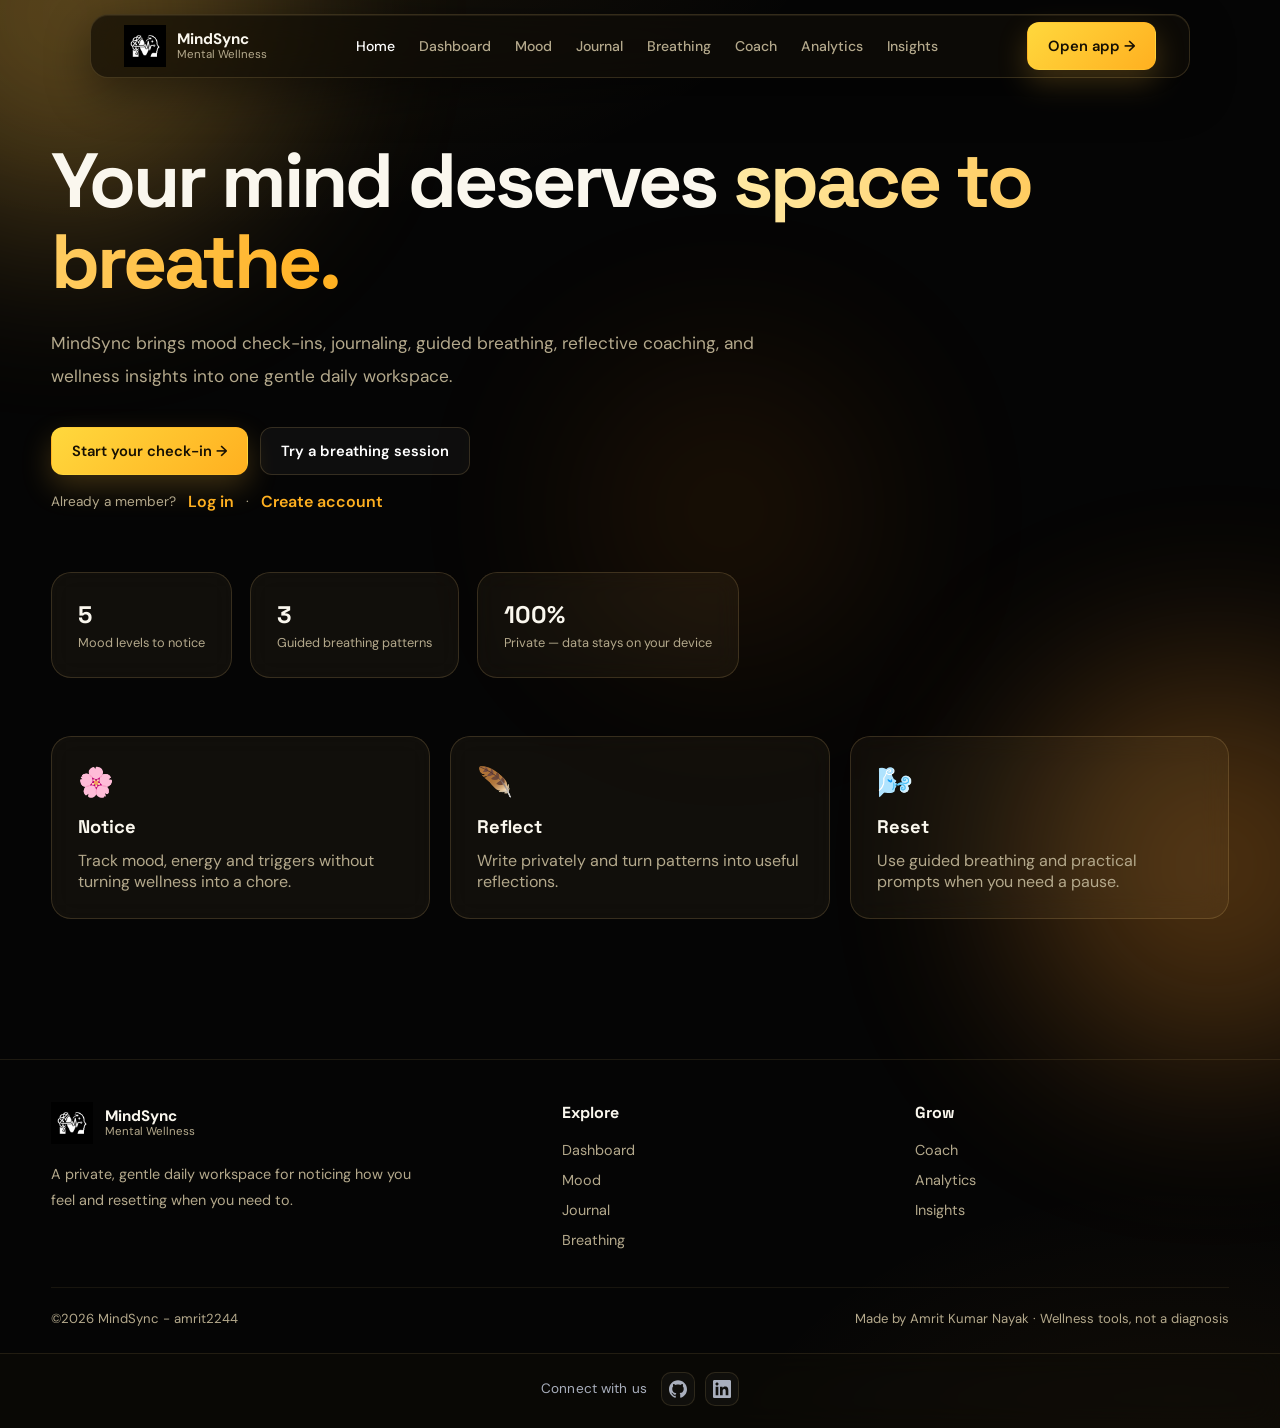
<file: frontend/index.html>
<!DOCTYPE html>
<html lang="en">
<head>
  <meta charset="UTF-8" />
  <meta name="viewport" content="width=device-width, initial-scale=1.0" />
  <meta name="description" content="MindSync — Mental wellness, one day at a time. Mood check-ins, journaling, guided breathing and reflective coaching in one gentle workspace." />
  <title>MindSync — Mental wellness, one day at a time</title>
  <link rel="stylesheet" href="css/theme.css" />
  <link rel="stylesheet" href="css/layout.css" />
</head>
<body id="top" data-page="index">

  <div id="pageLoader" class="page-loader" aria-hidden="true">
    <div class="page-loader-card">
      <div class="page-loader-glow"></div>
      <img class="page-loader-logo" src="assets/mindsync logo black.png" alt="MindSync" />
      <div class="page-loader-bar"><span></span></div>
    </div>
  </div>

  <div class="orb orb-1"></div>
  <div class="orb orb-2"></div>
  <div class="orb orb-3"></div>

  <nav class="navbar" id="navbar" aria-label="Primary navigation">
    <div class="nav-content">
      <a class="nav-brand" href="index.html">
        <img class="nav-logo" src="assets/mindsync logo black.png" alt="MindSync" />
        <span class="nav-name"><strong>MindSync</strong><span>Mental Wellness</span></span>
      </a>
      <div class="nav-links">
        <a href="index.html" data-page-link>Home</a>
        <a href="dashboard.html" data-page-link>Dashboard</a>
        <a href="mood.html" data-page-link>Mood</a>
        <a href="journal.html" data-page-link>Journal</a>
        <a href="breathing.html" data-page-link>Breathing</a>
        <a href="coach.html" data-page-link>Coach</a>
        <a href="analytics.html" data-page-link>Analytics</a>
        <a href="insights.html" data-page-link>Insights</a>
      </div>
      <div class="nav-actions">
        <a class="btn btn-primary nav-cta" href="dashboard.html">Open app →</a>
      </div>
      <button class="hamburger" id="hamburger" aria-label="Open menu" aria-expanded="false">
        <span></span><span></span><span></span>
      </button>
    </div>
  </nav>

  <div class="mobile-menu" id="mobileMenu">
    <div class="mobile-menu-links">
      <a href="index.html" data-page-link>Home</a>
      <a href="dashboard.html" data-page-link>Dashboard</a>
      <a href="mood.html" data-page-link>Mood</a>
      <a href="journal.html" data-page-link>Journal</a>
      <a href="breathing.html" data-page-link>Breathing</a>
      <a href="coach.html" data-page-link>Coach</a>
      <a href="analytics.html" data-page-link>Analytics</a>
      <a href="insights.html" data-page-link>Insights</a>
    </div>
    <a class="btn btn-primary" href="dashboard.html">Open app →</a>
  </div>

  <main>
    <section class="hero" style="min-height:92vh;display:flex;align-items:center;padding:140px 0 80px;">
      <div class="container">
        <div class="hero-content fade-up" style="max-width:980px;">
          <h1 style="font-family:var(--font-head);font-size:clamp(2.6rem,7vw,4.8rem);line-height:1.05;letter-spacing:-3px;">
            Your mind deserves <span class="gradient-text">space to breathe.</span>
          </h1>
          <p class="muted" style="max-width:720px;font-size:1.08rem;margin-top:26px;line-height:1.9;">
            MindSync brings mood check-ins, journaling, guided breathing, reflective
            coaching, and wellness insights into one gentle daily workspace.
          </p>
          <div id="authMemberBox" class="fade-in" style="display:none;">
            <p class="muted" id="authMemberGreeting" style="font-size:1.08rem;margin-top:26px;line-height:1.9;"></p>
            <div class="row" style="margin-top:18px;">
              <a class="btn btn-primary" href="dashboard.html">Go to Dashboard →</a>
              <a class="btn btn-secondary" href="mood.html">Log a mood check-in</a>
            </div>
          </div>
          <div style="display:flex;gap:12px;flex-wrap:wrap;margin-top:34px;">
            <a class="btn btn-primary" href="dashboard.html">Start your check-in →</a>
            <a class="btn btn-secondary" href="breathing.html">Try a breathing session</a>
          </div>
          <div class="row" id="authMemberRow" style="margin-top:16px;">
            <span class="muted" style="font-size:.85rem;">Already a member?</span>
            <a class="auth-link" href="login.html">Log in</a>
            <span class="muted" style="font-size:.85rem;">·</span>
            <a class="auth-link" href="signup.html">Create account</a>
          </div>
        </div>

        <div style="display:flex;gap:18px;flex-wrap:wrap;margin-top:60px;">
          <div class="stat glass-card lift card-pad" style="min-width:170px;">
            <h3 style="font-family:var(--font-head);font-size:1.5rem;margin-bottom:4px;">5</h3>
            <p class="muted" style="font-size:.8rem;">Mood levels to notice</p>
          </div>
          <div class="stat glass-card lift card-pad" style="min-width:170px;">
            <h3 style="font-family:var(--font-head);font-size:1.5rem;margin-bottom:4px;">3</h3>
            <p class="muted" style="font-size:.8rem;">Guided breathing patterns</p>
          </div>
          <div class="stat glass-card lift card-pad" style="min-width:170px;">
            <h3 style="font-family:var(--font-head);font-size:1.5rem;margin-bottom:4px;">100%</h3>
            <p class="muted" style="font-size:.8rem;">Private — data stays on your device</p>
          </div>
        </div>

        <div class="grid grid-3" style="margin-top:58px;">
          <article class="glass-card card-pad card-tilt">
            <div style="font-size:1.8rem;margin-bottom:14px;">🌸</div>
            <h3>Notice</h3>
            <p class="muted">Track mood, energy and triggers without turning wellness into a chore.</p>
          </article>
          <article class="glass-card card-pad card-tilt">
            <div style="font-size:1.8rem;margin-bottom:14px;">🪶</div>
            <h3>Reflect</h3>
            <p class="muted">Write privately and turn patterns into useful reflections.</p>
          </article>
          <article class="glass-card card-pad card-tilt">
            <div style="font-size:1.8rem;margin-bottom:14px;">🌬️</div>
            <h3>Reset</h3>
            <p class="muted">Use guided breathing and practical prompts when you need a pause.</p>
          </article>
        </div>
      </div>
    </section>
  </main>

  <button class="scroll-top" id="scrollTop" aria-label="Scroll to top">↑</button>

  <footer class="site-footer">
    <div class="footer-grid">
      <div>
        <div class="footer-brand">
          <img class="nav-logo" src="assets/mindsync logo black.png" alt="MindSync" />
          <span class="nav-name"><strong>MindSync</strong><span>Mental Wellness</span></span>
        </div>
        <p class="footer-description">
          A private, gentle daily workspace for noticing how you feel and resetting when you need to.
        </p>
      </div>
      <div>
        <h3 class="footer-title">Explore</h3>
        <div class="footer-links">
          <a href="dashboard.html">Dashboard</a>
          <a href="mood.html">Mood</a>
          <a href="journal.html">Journal</a>
          <a href="breathing.html">Breathing</a>
        </div>
      </div>
      <div>
        <h3 class="footer-title">Grow</h3>
        <div class="footer-links">
          <a href="coach.html">Coach</a>
          <a href="analytics.html">Analytics</a>
          <a href="insights.html">Insights</a>
        </div>
      </div>
    </div>
    <div class="footer-bottom">
      <span>©2026 MindSync - amrit2244</span>
      <span>Made by Amrit Kumar Nayak · Wellness tools, not a diagnosis</span>
    </div>
  </footer>

  <script src="js/common.js" defer></script>
  <script src="js/auth.js" defer></script>
  <script src="js/app.js" defer></script>
</body>
</html>
</file>
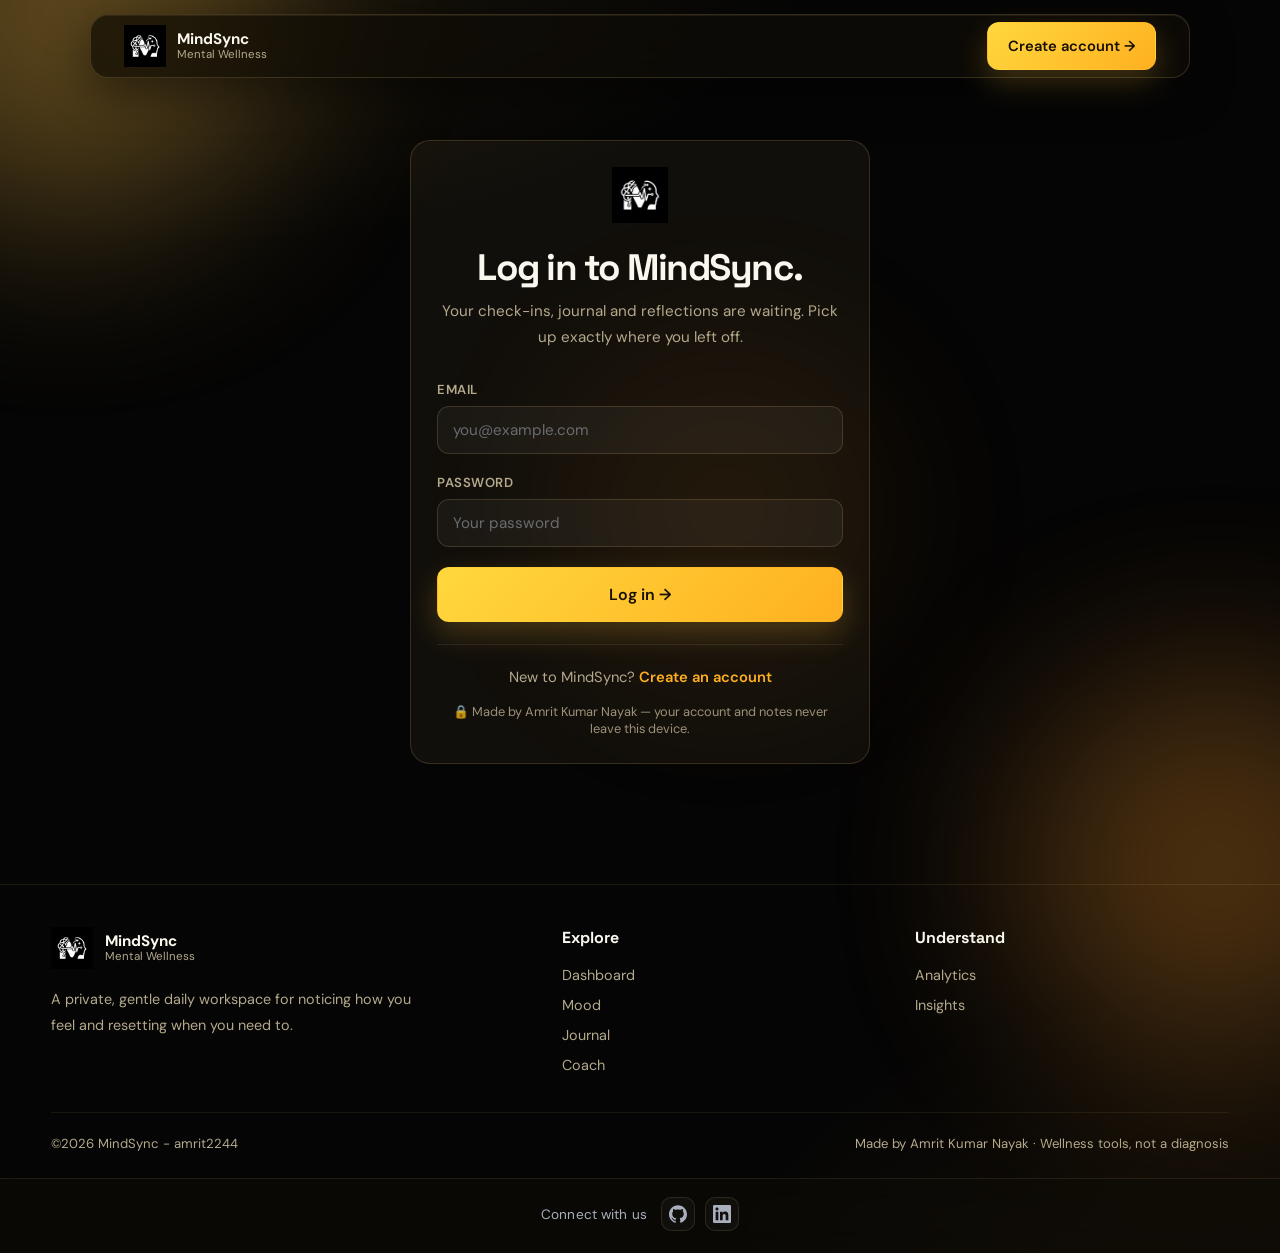
<file: frontend/breathing.html>
<!DOCTYPE html>
<html lang="en">
<head>
  <meta charset="UTF-8" />
  <meta name="viewport" content="width=device-width, initial-scale=1.0" />
  <meta name="description" content="MindSync guided breathing — pause and reset." />
  <title>Breathing · MindSync</title>
  <link rel="stylesheet" href="css/theme.css" />
  <link rel="stylesheet" href="css/layout.css" />
</head>
<body id="top" data-page="breathing">

  <div id="pageLoader" class="page-loader" aria-hidden="true">
    <div class="page-loader-card">
      <div class="page-loader-glow"></div>
      <img class="page-loader-logo" src="assets/mindsync logo black.png" alt="MindSync" />
      <div class="page-loader-bar"><span></span></div>
    </div>
  </div>

  <div class="orb orb-1"></div>
  <div class="orb orb-2"></div>
  <div class="orb orb-3"></div>

  <nav class="navbar" id="navbar" aria-label="Primary navigation">
    <div class="nav-content">
      <a class="nav-brand" href="index.html">
        <img class="nav-logo" src="assets/mindsync logo black.png" alt="MindSync" />
        <span class="nav-name"><strong>MindSync</strong><span>Mental Wellness</span></span>
      </a>
      <div class="nav-links">
        <a href="index.html" data-page-link>Home</a>
        <a href="dashboard.html" data-page-link>Dashboard</a>
        <a href="mood.html" data-page-link>Mood</a>
        <a href="journal.html" data-page-link>Journal</a>
        <a href="breathing.html" data-page-link>Breathing</a>
        <a href="coach.html" data-page-link>Coach</a>
        <a href="analytics.html" data-page-link>Analytics</a>
        <a href="insights.html" data-page-link>Insights</a>
      </div>
      <div class="nav-actions">
          <a class="btn btn-primary nav-cta" href="dashboard.html">Dashboard</a>
        </div>
      <button class="hamburger" id="hamburger" aria-label="Open menu" aria-expanded="false">
        <span></span><span></span><span></span>
      </button>
    </div>
  </nav>

  <div class="mobile-menu" id="mobileMenu">
    <div class="mobile-menu-links">
      <a href="index.html" data-page-link>Home</a>
      <a href="dashboard.html" data-page-link>Dashboard</a>
      <a href="mood.html" data-page-link>Mood</a>
      <a href="journal.html" data-page-link>Journal</a>
      <a href="breathing.html" data-page-link>Breathing</a>
      <a href="coach.html" data-page-link>Coach</a>
      <a href="analytics.html" data-page-link>Analytics</a>
      <a href="insights.html" data-page-link>Insights</a>
    </div>
    <a class="btn btn-primary" href="dashboard.html">Dashboard</a>
  </div>

  <main>
    <div class="container">
      <div class="page">
        <header class="page-header">
          <h1>Guided breathing.</h1>
          <p class="lead">Slow exhales signal safety to your nervous system. Follow the orb, follow the count.</p>
        </header>

        <section id="setupView">
          <div class="breath-pattern-cards mb-3" id="patternCards"></div>

          <div class="glass-card card-pad text-center">
            <p class="muted" style="font-size:.9rem;margin-bottom:18px;">
              Sit comfortably, keep your back tall, and relax your shoulders. When you're ready, press start.
            </p>
            <button class="btn btn-primary btn-lg" id="startBreath" type="button">Begin session</button>
          </div>

          <section class="glass-card card-pad mt-3">
            <h3>Session log</h3>
            <div class="stack mt-2" id="breathLog"></div>
          </section>
        </section>

        <section id="sessionView" class="hide">
          <div class="glass-card card-pad">
            <div class="breath-stage">
              <div class="breath-orb-wrap" id="breathOrbWrap">
                <div class="breath-orb-ring"></div>
                <div class="breath-orb" id="breathOrb"></div>
              </div>
              <div class="breath-phase-label" id="phaseLabel">Get ready</div>
              <div class="breath-count" id="breathCount">4</div>
              <div class="breath-cycle" id="breathCycle">Cycle 1</div>
            </div>
            <div class="row" style="justify-content:center;">
              <button class="btn btn-secondary" id="endBreath" type="button">← Back</button>
              <button class="btn btn-primary" id="againBreath" type="button" style="display:none">Repeat</button>
            </div>
          </div>
        </section>

        <section id="summaryView" class="hide">
          <div class="glass-card card-pad text-center">
            <div style="font-size:2.6rem;margin-bottom:16px;">🌬️</div>
            <h2 id="summaryTitle" style="font-family:var(--font-head);font-size:1.8rem;">Session complete</h2>
            <p class="muted mt-1" style="font-size:1rem;" id="summaryStats"></p>
            <div class="row mt-3" style="justify-content:center;">
              <button class="btn btn-primary" id="againBreath2" type="button">Practice again</button>
            </div>
          </div>
        </section>
      </div>
    </div>
  </main>

  <button class="scroll-top" id="scrollTop" aria-label="Scroll to top">↑</button>

  <footer class="site-footer">
    <div class="footer-grid">
      <div>
        <div class="footer-brand">
          <img class="nav-logo" src="assets/mindsync logo black.png" alt="MindSync" />
          <span class="nav-name"><strong>MindSync</strong><span>Mental Wellness</span></span>
        </div>
        <p class="footer-description">
          A private, gentle daily workspace for noticing how you feel and resetting when you need to.
        </p>
      </div>
      <div>
        <h3 class="footer-title">Explore</h3>
        <div class="footer-links">
          <a href="dashboard.html">Dashboard</a>
          <a href="mood.html">Mood</a>
          <a href="journal.html">Journal</a>
          <a href="coach.html">Coach</a>
        </div>
      </div>
      <div>
        <h3 class="footer-title">Understand</h3>
        <div class="footer-links">
          <a href="analytics.html">Analytics</a>
          <a href="insights.html">Insights</a>
        </div>
      </div>
    </div>
    <div class="footer-bottom">
      <span>©2026 MindSync - amrit2244</span>
      <span>Made by Amrit Kumar Nayak · Wellness tools, not a diagnosis</span>
    </div>
  </footer>

  <script src="js/common.js" defer></script>
  <script src="js/auth.js" defer></script>
  <script src="js/app.js" defer></script>
</body>
</html>
</file>
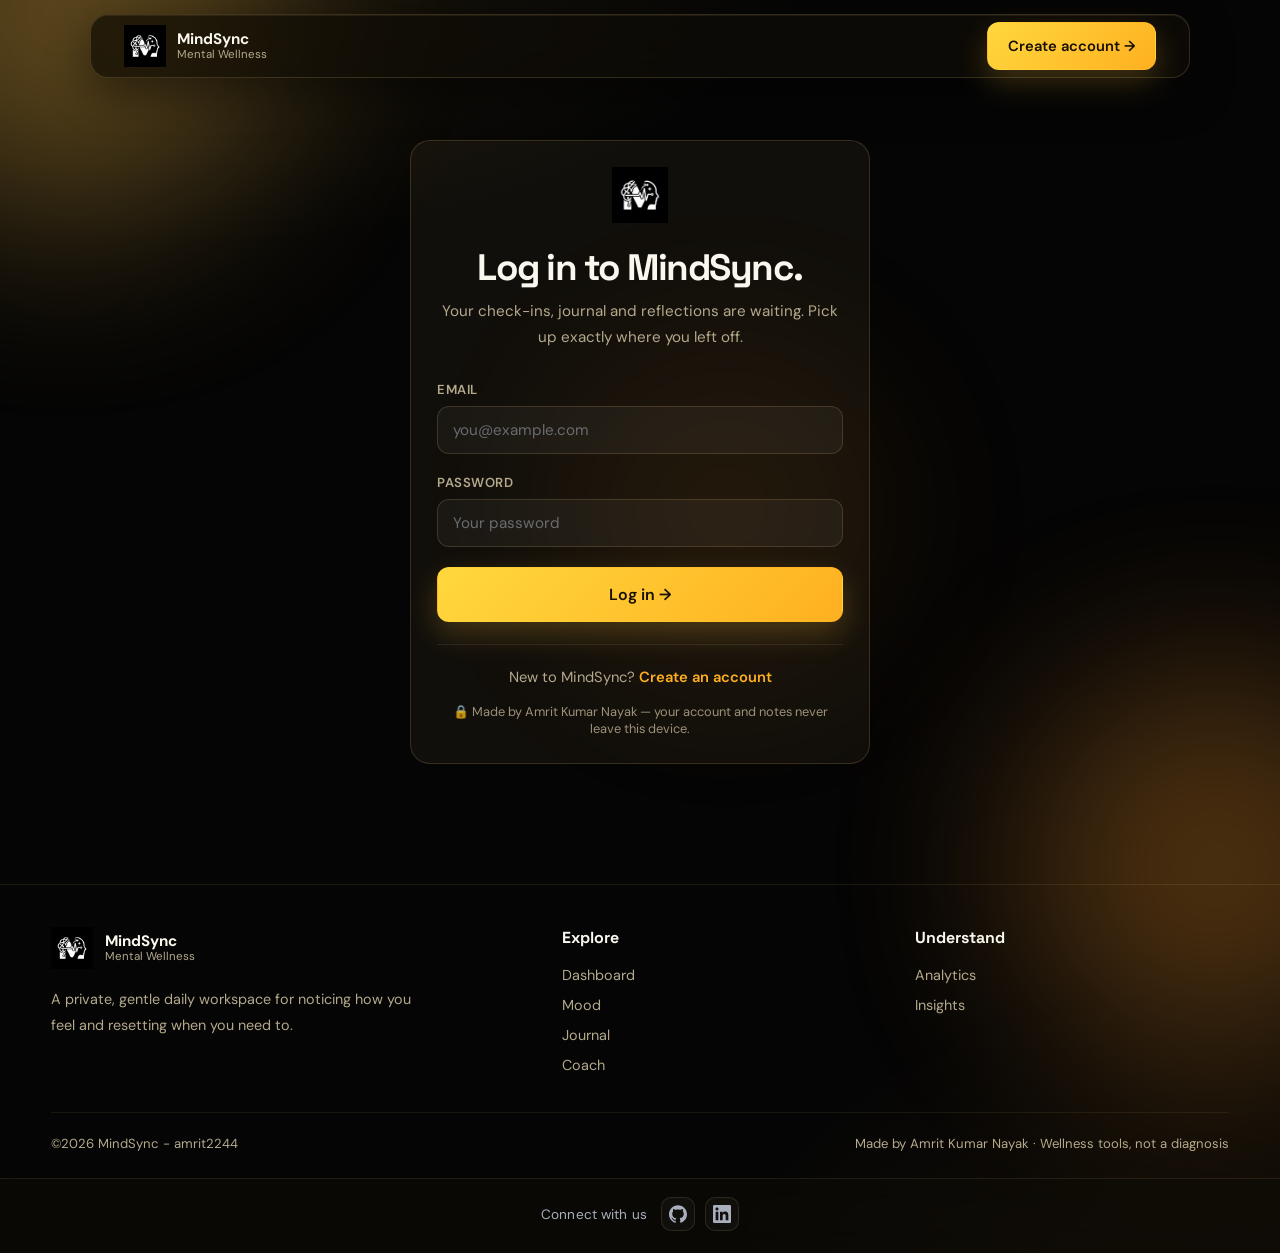
<file: frontend/coach.html>
<!DOCTYPE html>
<html lang="en">
<head>
  <meta charset="UTF-8" />
  <meta name="viewport" content="width=device-width, initial-scale=1.0" />
  <meta name="description" content="MindSync coach — a reflective companion." />
  <title>Coach · MindSync</title>
  <link rel="stylesheet" href="css/theme.css" />
  <link rel="stylesheet" href="css/layout.css" />
</head>
<body id="top" data-page="coach">

  <div id="pageLoader" class="page-loader" aria-hidden="true">
    <div class="page-loader-card">
      <div class="page-loader-glow"></div>
      <img class="page-loader-logo" src="assets/mindsync logo black.png" alt="MindSync" />
      <div class="page-loader-bar"><span></span></div>
    </div>
  </div>

  <div class="orb orb-1"></div>
  <div class="orb orb-2"></div>
  <div class="orb orb-3"></div>

  <nav class="navbar" id="navbar" aria-label="Primary navigation">
    <div class="nav-content">
      <a class="nav-brand" href="index.html">
        <img class="nav-logo" src="assets/mindsync logo black.png" alt="MindSync" />
        <span class="nav-name"><strong>MindSync</strong><span>Mental Wellness</span></span>
      </a>
      <div class="nav-links">
        <a href="index.html" data-page-link>Home</a>
        <a href="dashboard.html" data-page-link>Dashboard</a>
        <a href="mood.html" data-page-link>Mood</a>
        <a href="journal.html" data-page-link>Journal</a>
        <a href="breathing.html" data-page-link>Breathing</a>
        <a href="coach.html" data-page-link>Coach</a>
        <a href="analytics.html" data-page-link>Analytics</a>
        <a href="insights.html" data-page-link>Insights</a>
      </div>
      <div class="nav-actions">
          <a class="btn btn-primary nav-cta" href="dashboard.html">Dashboard</a>
        </div>
      <button class="hamburger" id="hamburger" aria-label="Open menu" aria-expanded="false">
        <span></span><span></span><span></span>
      </button>
    </div>
  </nav>

  <div class="mobile-menu" id="mobileMenu">
    <div class="mobile-menu-links">
      <a href="index.html" data-page-link>Home</a>
      <a href="dashboard.html" data-page-link>Dashboard</a>
      <a href="mood.html" data-page-link>Mood</a>
      <a href="journal.html" data-page-link>Journal</a>
      <a href="breathing.html" data-page-link>Breathing</a>
      <a href="coach.html" data-page-link>Coach</a>
      <a href="analytics.html" data-page-link>Analytics</a>
      <a href="insights.html" data-page-link>Insights</a>
    </div>
    <a class="btn btn-primary" href="dashboard.html">Dashboard</a>
  </div>

  <main>
    <div class="container">
      <div class="page">
        <header class="page-header">
          <h1>Talk it out.</h1>
          <p class="lead">A gentle companion that helps you untangle how you feel. It's reflective, not therapeutic — and it never leaves this device.</p>
        </header>

        <div class="grid grid-2-1">
          <div class="chat-wrap" style="height:620px;">
            <div class="chat-body" id="chatBody"></div>
            <div class="chat-input">
              <input class="input" id="coachInput" type="text" placeholder="Type something — even one word…" autocomplete="off" />
              <button class="btn btn-primary" id="sendCoach" type="button">Send</button>
            </div>
          </div>

          <aside class="stack">
            <section class="glass-card card-pad">
              <h3>Your context</h3>
              <div id="coachDataBox" class="mt-2"></div>
            </section>
            <section class="glass-card card-pad">
              <h3>Try asking</h3>
              <div class="mt-2" id="coachSuggestions"></div>
            </section>
            <section class="glass-card card-pad">
              <h3>Remember</h3>
              <p class="muted" style="font-size:.88rem;line-height:1.8;">
                If you're in crisis, reach out to a trusted person, a helpline, or
                emergency services in your country. MindSync is a wellness tool, not a replacement for care.
              </p>
            </section>
          </aside>
        </div>
      </div>
    </div>
  </main>

  <button class="scroll-top" id="scrollTop" aria-label="Scroll to top">↑</button>

  <footer class="site-footer">
    <div class="footer-grid">
      <div>
        <div class="footer-brand">
          <img class="nav-logo" src="assets/mindsync logo black.png" alt="MindSync" />
          <span class="nav-name"><strong>MindSync</strong><span>Mental Wellness</span></span>
        </div>
        <p class="footer-description">
          A private, gentle daily workspace for noticing how you feel and resetting when you need to.
        </p>
      </div>
      <div>
        <h3 class="footer-title">Explore</h3>
        <div class="footer-links">
          <a href="dashboard.html">Dashboard</a>
          <a href="mood.html">Mood</a>
          <a href="journal.html">Journal</a>
          <a href="breathing.html">Breathing</a>
        </div>
      </div>
      <div>
        <h3 class="footer-title">Understand</h3>
        <div class="footer-links">
          <a href="analytics.html">Analytics</a>
          <a href="insights.html">Insights</a>
        </div>
      </div>
    </div>
    <div class="footer-bottom">
      <span>©2026 MindSync - amrit2244</span>
      <span>Made by Amrit Kumar Nayak · Wellness tools, not a diagnosis</span>
    </div>
  </footer>

  <script src="js/common.js" defer></script>
  <script src="js/auth.js" defer></script>
  <script src="js/app.js" defer></script>
</body>
</html>
</file>
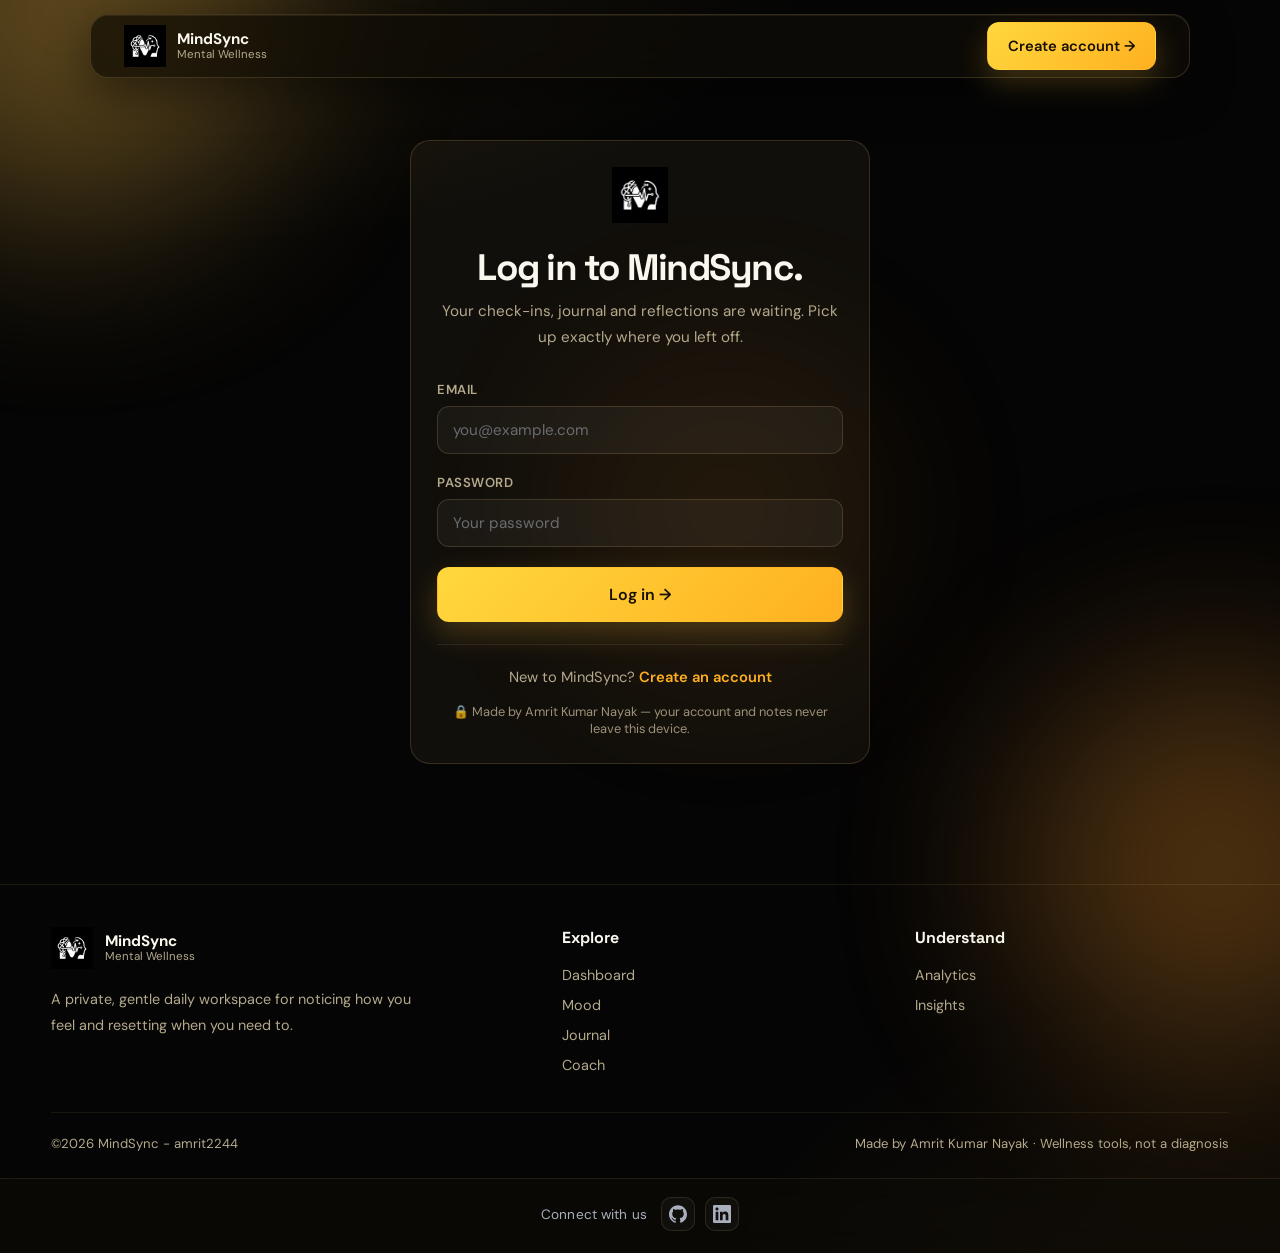
<file: frontend/dashboard.html>
<!DOCTYPE html>
<html lang="en">
<head>
  <meta charset="UTF-8" />
  <meta name="viewport" content="width=device-width, initial-scale=1.0" />
  <meta name="description" content="MindSync dashboard — your daily overview." />
  <title>Dashboard · MindSync</title>
  <link rel="stylesheet" href="css/theme.css" />
  <link rel="stylesheet" href="css/layout.css" />
</head>
<body id="top" data-page="dashboard">

  <div id="pageLoader" class="page-loader" aria-hidden="true">
    <div class="page-loader-card">
      <div class="page-loader-glow"></div>
      <img class="page-loader-logo" src="assets/mindsync logo black.png" alt="MindSync" />
      <div class="page-loader-bar"><span></span></div>
    </div>
  </div>

  <div class="orb orb-1"></div>
  <div class="orb orb-2"></div>
  <div class="orb orb-3"></div>

  <div id="navbarShell">
    <nav class="navbar" id="navbar" aria-label="Primary navigation">
      <div class="nav-content">
        <a class="nav-brand" href="index.html">
          <img class="nav-logo" src="assets/mindsync logo black.png" alt="MindSync" />
          <span class="nav-name"><strong>MindSync</strong><span>Mental Wellness</span></span>
        </a>
        <div class="nav-links">
          <a href="index.html" data-page-link>Home</a>
          <a href="dashboard.html" data-page-link>Dashboard</a>
          <a href="mood.html" data-page-link>Mood</a>
          <a href="journal.html" data-page-link>Journal</a>
          <a href="breathing.html" data-page-link>Breathing</a>
          <a href="coach.html" data-page-link>Coach</a>
          <a href="analytics.html" data-page-link>Analytics</a>
          <a href="insights.html" data-page-link>Insights</a>
        </div>
        <div class="nav-actions">
          <a class="btn btn-primary nav-cta" href="mood.html">Check in →</a>
        </div>
        <button class="hamburger" id="hamburger" aria-label="Open menu" aria-expanded="false">
          <span></span><span></span><span></span>
        </button>
      </div>
    </nav>
  </div>

  <div class="mobile-menu" id="mobileMenu">
    <div class="mobile-menu-links">
      <a href="index.html" data-page-link>Home</a>
      <a href="dashboard.html" data-page-link>Dashboard</a>
      <a href="mood.html" data-page-link>Mood</a>
      <a href="journal.html" data-page-link>Journal</a>
      <a href="breathing.html" data-page-link>Breathing</a>
      <a href="coach.html" data-page-link>Coach</a>
      <a href="analytics.html" data-page-link>Analytics</a>
      <a href="insights.html" data-page-link>Insights</a>
    </div>
    <a class="btn btn-primary" href="mood.html">Check in →</a>
  </div>

  <main>
    <div class="container">
      <div class="page">
        <header class="page-header">
          <h1 id="greeting">Hello.</h1>
          <p class="lead" id="todayDate"></p>
        </header>

        <div class="grid grid-4 mb-3">
          <div class="glass-card stat-card lift">
            <div class="stat-label">Streak</div>
            <div class="stat-value gradient"><span id="statStreak">0</span></div>
            <div class="stat-note" id="statStreakNote">days running</div>
          </div>
          <div class="glass-card stat-card lift">
            <div class="stat-label">Check-ins</div>
            <div class="stat-value" id="statCheckins">0</div>
            <div class="stat-note">mood entries logged</div>
          </div>
          <div class="glass-card stat-card lift">
            <div class="stat-label">Journal</div>
            <div class="stat-value" id="statJournal">0</div>
            <div class="stat-note">private entries</div>
          </div>
          <div class="glass-card stat-card lift">
            <div class="stat-label">Breathing</div>
            <div class="stat-value" id="statBreathing">0</div>
            <div class="stat-note">guided sessions</div>
          </div>
        </div>

        <div class="grid grid-2-1">
          <div class="stack">
            <section class="glass-card card-pad">
              <div class="space-between mb-2">
                <h3 style="margin:0;">Today's check-in</h3>
                <a class="btn btn-secondary btn-sm" href="mood.html">Mood page →</a>
              </div>
              <div id="todayBox"></div>
            </section>

            <section class="glass-card card-pad">
              <div class="space-between mb-2">
                <h3 style="margin:0;">Recent activity</h3>
                <a class="btn btn-secondary btn-sm" href="analytics.html">Analytics →</a>
              </div>
              <div class="stack" id="recentEntries"></div>
            </section>
          </div>

          <aside class="stack">
            <section class="glass-card card-pad" id="quickHints">
              <h3>Quick jumps</h3>
              <div class="chip-list mt-2">
                <a class="btn btn-primary btn-sm" href="mood.html">Mood check-in</a>
                <a class="btn btn-secondary btn-sm" href="journal.html">Write journal</a>
                <a class="btn btn-secondary btn-sm" href="breathing.html">Breathe</a>
                <a class="btn btn-secondary btn-sm" href="coach.html">Talk to coach</a>
              </div>
              <div class="divider"></div>
              <h3>Tonight</h3>
              <p class="muted" style="font-size:.9rem;line-height:1.8;">
                A 4-7-8 breathing round can ease you
                into sleep. Your mind doesn't need your best — it needs your kindness.
              </p>
              <div class="gradient-bar"></div>
              <div id="todayNote" class="mt-2"></div>
            </section>
          </aside>
        </div>
      </div>
    </div>
  </main>

  <button class="scroll-top" id="scrollTop" aria-label="Scroll to top">↑</button>

  <footer class="site-footer">
    <div class="footer-grid">
      <div>
        <div class="footer-brand">
          <img class="nav-logo" src="assets/mindsync logo black.png" alt="MindSync" />
          <span class="nav-name"><strong>MindSync</strong><span>Mental Wellness</span></span>
        </div>
        <p class="footer-description">
          A private, gentle daily workspace for noticing how you feel and resetting when you need to.
        </p>
      </div>
      <div>
        <h3 class="footer-title">Explore</h3>
        <div class="footer-links">
          <a href="mood.html">Mood</a>
          <a href="journal.html">Journal</a>
          <a href="breathing.html">Breathing</a>
          <a href="coach.html">Coach</a>
        </div>
      </div>
      <div>
        <h3 class="footer-title">Understand</h3>
        <div class="footer-links">
          <a href="analytics.html">Analytics</a>
          <a href="insights.html">Insights</a>
        </div>
      </div>
    </div>
    <div class="footer-bottom">
      <span>©2026 MindSync - amrit2244</span>
      <span>Made by Amrit Kumar Nayak · Wellness tools, not a diagnosis</span>
    </div>
  </footer>

  <script src="js/common.js" defer></script>
  <script src="js/auth.js" defer></script>
  <script src="js/app.js" defer></script>
</body>
</html>
</file>
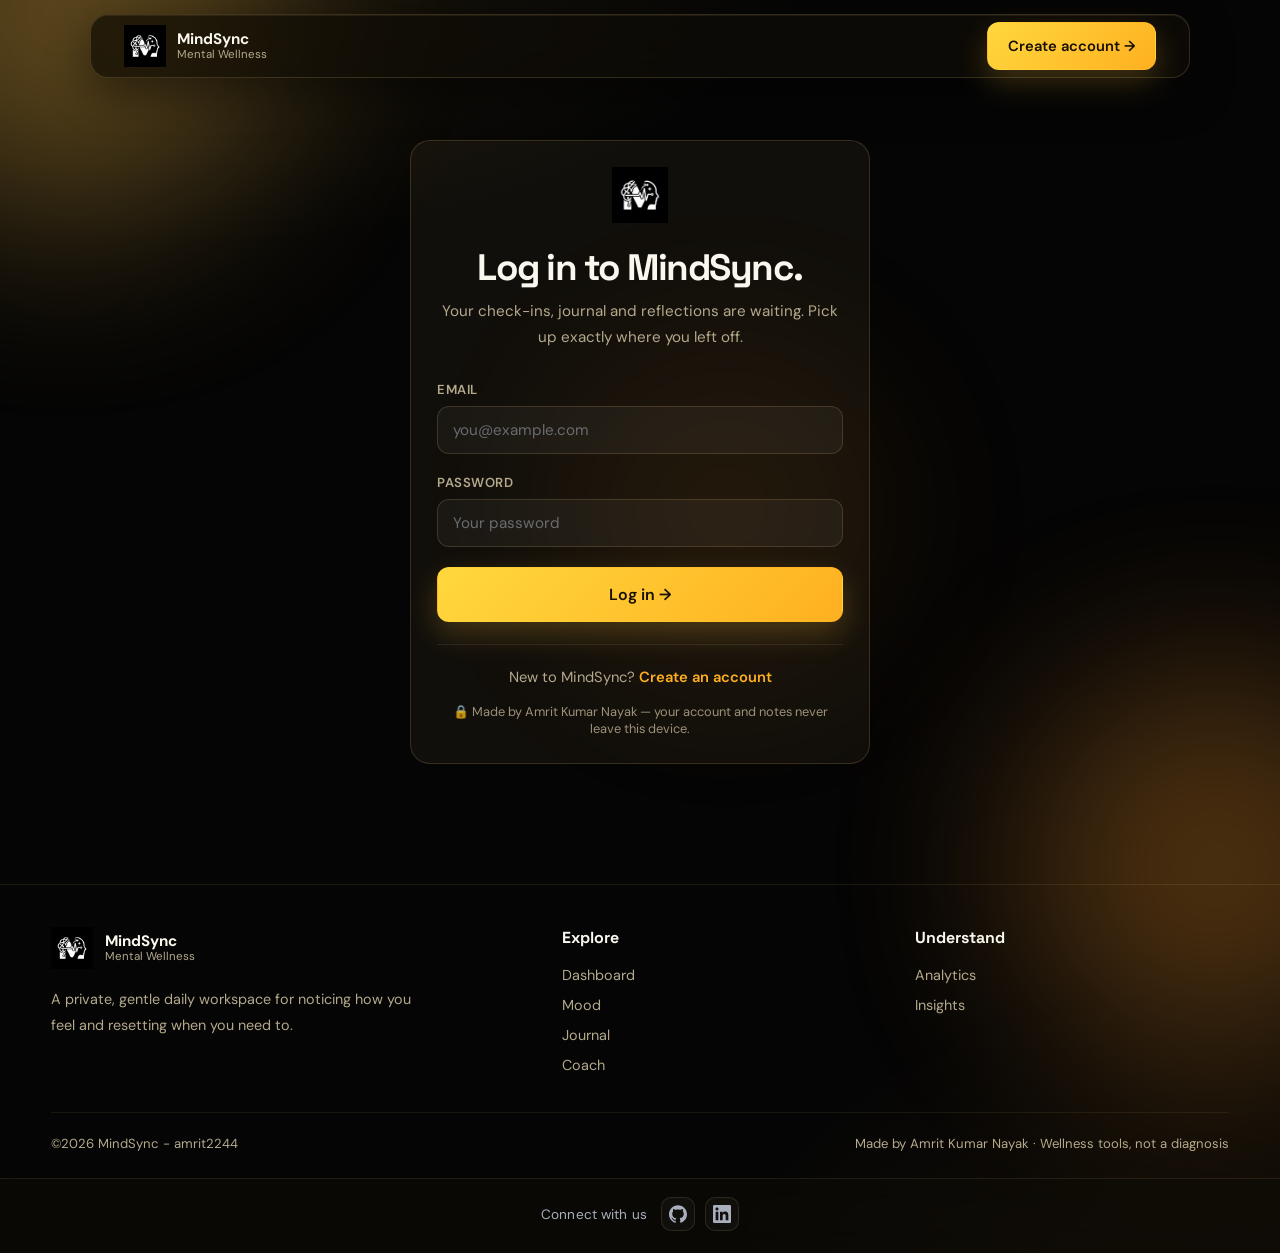
<file: frontend/insights.html>
<!DOCTYPE html>
<html lang="en">
<head>
  <meta charset="UTF-8" />
  <meta name="viewport" content="width=device-width, initial-scale=1.0" />
  <meta name="description" content="MindSync insights — patterns from your check-ins." />
  <title>Insights · MindSync</title>
  <link rel="stylesheet" href="css/theme.css" />
  <link rel="stylesheet" href="css/layout.css" />
</head>
<body id="top" data-page="insights">

  <div id="pageLoader" class="page-loader" aria-hidden="true">
    <div class="page-loader-card">
      <div class="page-loader-glow"></div>
      <img class="page-loader-logo" src="assets/mindsync logo black.png" alt="MindSync" />
      <div class="page-loader-bar"><span></span></div>
    </div>
  </div>

  <div class="orb orb-1"></div>
  <div class="orb orb-2"></div>
  <div class="orb orb-3"></div>

  <nav class="navbar" id="navbar" aria-label="Primary navigation">
    <div class="nav-content">
      <a class="nav-brand" href="index.html">
        <img class="nav-logo" src="assets/mindsync logo black.png" alt="MindSync" />
        <span class="nav-name"><strong>MindSync</strong><span>Mental Wellness</span></span>
      </a>
      <div class="nav-links">
        <a href="index.html" data-page-link>Home</a>
        <a href="dashboard.html" data-page-link>Dashboard</a>
        <a href="mood.html" data-page-link>Mood</a>
        <a href="journal.html" data-page-link>Journal</a>
        <a href="breathing.html" data-page-link>Breathing</a>
        <a href="coach.html" data-page-link>Coach</a>
        <a href="analytics.html" data-page-link>Analytics</a>
        <a href="insights.html" data-page-link>Insights</a>
      </div>
      <div class="nav-actions">
          <a class="btn btn-primary nav-cta" href="dashboard.html">Dashboard</a>
        </div>
      <button class="hamburger" id="hamburger" aria-label="Open menu" aria-expanded="false">
        <span></span><span></span><span></span>
      </button>
    </div>
  </nav>

  <div class="mobile-menu" id="mobileMenu">
    <div class="mobile-menu-links">
      <a href="index.html" data-page-link>Home</a>
      <a href="dashboard.html" data-page-link>Dashboard</a>
      <a href="mood.html" data-page-link>Mood</a>
      <a href="journal.html" data-page-link>Journal</a>
      <a href="breathing.html" data-page-link>Breathing</a>
      <a href="coach.html" data-page-link>Coach</a>
      <a href="analytics.html" data-page-link>Analytics</a>
      <a href="insights.html" data-page-link>Insights</a>
    </div>
    <a class="btn btn-primary" href="dashboard.html">Dashboard</a>
  </div>

  <main>
    <div class="container">
      <div class="page">
        <header class="page-header">
          <h1>What your data is telling you.</h1>
          <p class="lead">Gentle observations generated from your mood, energy, journal and practice history.</p>
        </header>

        <div class="grid grid-3" id="insightsList"></div>

        <div class="glass-card card-pad mt-3 dig-card">
          <div class="row space-between">
            <div>
              <h3 style="margin:0;">Want to dig deeper?</h3>
              <p class="muted mt-1" style="font-size:.9rem;">Visual trends live on the analytics page; a conversation lives with the coach.</p>
            </div>
            <div class="row dig-actions">
              <a class="btn btn-secondary" href="analytics.html">Analytics →</a>
              <a class="btn btn-primary" href="coach.html">Talk to coach →</a>
            </div>
          </div>
        </div>
      </div>
    </div>
  </main>

  <button class="scroll-top" id="scrollTop" aria-label="Scroll to top">↑</button>

  <footer class="site-footer">
    <div class="footer-grid">
      <div>
        <div class="footer-brand">
          <img class="nav-logo" src="assets/mindsync logo black.png" alt="MindSync" />
          <span class="nav-name"><strong>MindSync</strong><span>Mental Wellness</span></span>
        </div>
        <p class="footer-description">
          A private, gentle daily workspace for noticing how you feel and resetting when you need to.
        </p>
      </div>
      <div>
        <h3 class="footer-title">Explore</h3>
        <div class="footer-links">
          <a href="dashboard.html">Dashboard</a>
          <a href="mood.html">Mood</a>
          <a href="journal.html">Journal</a>
          <a href="breathing.html">Breathing</a>
        </div>
      </div>
      <div>
        <h3 class="footer-title">Understand</h3>
        <div class="footer-links">
          <a href="coach.html">Coach</a>
          <a href="analytics.html">Analytics</a>
        </div>
      </div>
    </div>
    <div class="footer-bottom">
      <span>©2026 MindSync - amrit2244</span>
      <span>Made by Amrit Kumar Nayak · Wellness tools, not a diagnosis</span>
    </div>
  </footer>

  <script src="js/common.js" defer></script>
  <script src="js/auth.js" defer></script>
  <script src="js/app.js" defer></script>
</body>
</html>
</file>
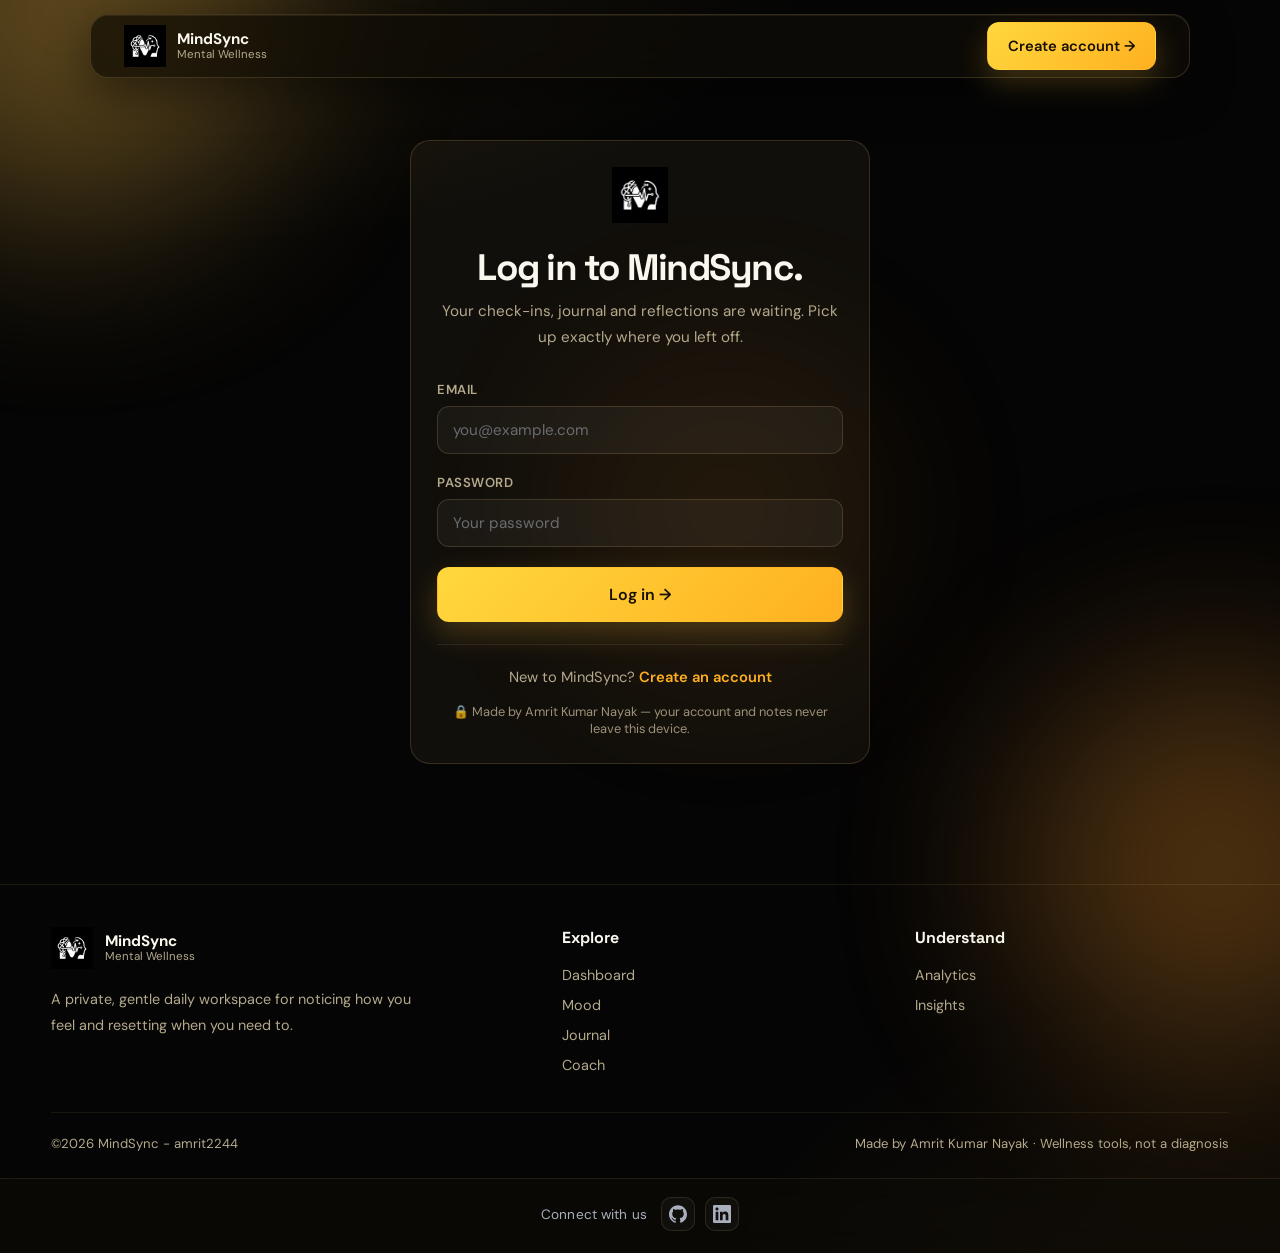
<file: frontend/journal.html>
<!DOCTYPE html>
<html lang="en">
<head>
  <meta charset="UTF-8" />
  <meta name="viewport" content="width=device-width, initial-scale=1.0" />
  <meta name="description" content="MindSync journal — private writing prompts." />
  <title>Journal · MindSync</title>
  <link rel="stylesheet" href="css/theme.css" />
  <link rel="stylesheet" href="css/layout.css" />
</head>
<body id="top" data-page="journal">

  <div id="pageLoader" class="page-loader" aria-hidden="true">
    <div class="page-loader-card">
      <div class="page-loader-glow"></div>
      <img class="page-loader-logo" src="assets/mindsync logo black.png" alt="MindSync" />
      <div class="page-loader-bar"><span></span></div>
    </div>
  </div>

  <div class="orb orb-1"></div>
  <div class="orb orb-2"></div>
  <div class="orb orb-3"></div>

  <nav class="navbar" id="navbar" aria-label="Primary navigation">
    <div class="nav-content">
      <a class="nav-brand" href="index.html">
        <img class="nav-logo" src="assets/mindsync logo black.png" alt="MindSync" />
        <span class="nav-name"><strong>MindSync</strong><span>Mental Wellness</span></span>
      </a>
      <div class="nav-links">
        <a href="index.html" data-page-link>Home</a>
        <a href="dashboard.html" data-page-link>Dashboard</a>
        <a href="mood.html" data-page-link>Mood</a>
        <a href="journal.html" data-page-link>Journal</a>
        <a href="breathing.html" data-page-link>Breathing</a>
        <a href="coach.html" data-page-link>Coach</a>
        <a href="analytics.html" data-page-link>Analytics</a>
        <a href="insights.html" data-page-link>Insights</a>
      </div>
      <div class="nav-actions">
          <a class="btn btn-primary nav-cta" href="dashboard.html">Dashboard</a>
        </div>
      <button class="hamburger" id="hamburger" aria-label="Open menu" aria-expanded="false">
        <span></span><span></span><span></span>
      </button>
    </div>
  </nav>

  <div class="mobile-menu" id="mobileMenu">
    <div class="mobile-menu-links">
      <a href="index.html" data-page-link>Home</a>
      <a href="dashboard.html" data-page-link>Dashboard</a>
      <a href="mood.html" data-page-link>Mood</a>
      <a href="journal.html" data-page-link>Journal</a>
      <a href="breathing.html" data-page-link>Breathing</a>
      <a href="coach.html" data-page-link>Coach</a>
      <a href="analytics.html" data-page-link>Analytics</a>
      <a href="insights.html" data-page-link>Insights</a>
    </div>
    <a class="btn btn-primary" href="dashboard.html">Dashboard</a>
  </div>

  <main>
    <div class="container">
      <div class="page">
        <header class="page-header">
          <h1>Your journal, yours only.</h1>
          <p class="lead">Entries are stored only in your browser and never sent anywhere. You can export them any time.</p>
        </header>

        <div class="grid grid-2-1">
          <div class="stack">
            <section class="glass-card card-pad">
              <div class="space-between mb-2">
                <h3 style="margin:0;">Today's prompt</h3>
                <span class="pill">Auto-rotates daily</span>
              </div>
              <p id="journalPrompt" style="font-size:1.15rem;line-height:1.7;font-weight:600;color:#fff;margin-bottom:18px;"></p>
              <textarea class="textarea" id="journalText" placeholder="Start writing — even two honest sentences count…"></textarea>
              <div class="space-between mt-2">
                <span class="muted" style="font-size:.8rem;" id="wordCount">0 words</span>
                <div class="row">
                  <button class="btn btn-secondary" id="exportJournal" type="button">Export .txt</button>
                  <button class="btn btn-primary" id="saveJournal" type="button">Save entry</button>
                </div>
              </div>
            </section>

            <section class="glass-card card-pad">
              <h3>All entries</h3>
              <div class="stack mt-2" id="journalList"></div>
            </section>
          </div>

          <aside class="stack">
            <section class="glass-card card-pad">
              <h3>Why journal?</h3>
              <div class="entry-text">
                <p>Writing down a difficult thought often shrinks it. Naming a good moment makes it easier to repeat.</p>
              </div>
              <div class="gradient-bar"></div>
            </section>
            <section class="glass-card card-pad">
              <h3>Stuck for words?</h3>
              <p class="muted" style="font-size:.9rem;line-height:1.8;">
                Describe your day as weather. Or write one sentence of gratitude
                — even if it feels forced. Starting is the whole trick.
              </p>
              <div class="divider"></div>
              <a class="btn btn-secondary" href="coach.html">Ask the coach for a prompt →</a>
            </section>
          </aside>
        </div>
      </div>
    </div>
  </main>

  <button class="scroll-top" id="scrollTop" aria-label="Scroll to top">↑</button>

  <footer class="site-footer">
    <div class="footer-grid">
      <div>
        <div class="footer-brand">
          <img class="nav-logo" src="assets/mindsync logo black.png" alt="MindSync" />
          <span class="nav-name"><strong>MindSync</strong><span>Mental Wellness</span></span>
        </div>
        <p class="footer-description">
          A private, gentle daily workspace for noticing how you feel and resetting when you need to.
        </p>
      </div>
      <div>
        <h3 class="footer-title">Explore</h3>
        <div class="footer-links">
          <a href="dashboard.html">Dashboard</a>
          <a href="mood.html">Mood</a>
          <a href="breathing.html">Breathing</a>
          <a href="coach.html">Coach</a>
        </div>
      </div>
      <div>
        <h3 class="footer-title">Understand</h3>
        <div class="footer-links">
          <a href="analytics.html">Analytics</a>
          <a href="insights.html">Insights</a>
        </div>
      </div>
    </div>
    <div class="footer-bottom">
      <span>©2026 MindSync - amrit2244</span>
      <span>Made by Amrit Kumar Nayak · Wellness tools, not a diagnosis</span>
    </div>
  </footer>

  <script src="js/common.js" defer></script>
  <script src="js/auth.js" defer></script>
  <script src="js/app.js" defer></script>
</body>
</html>
</file>
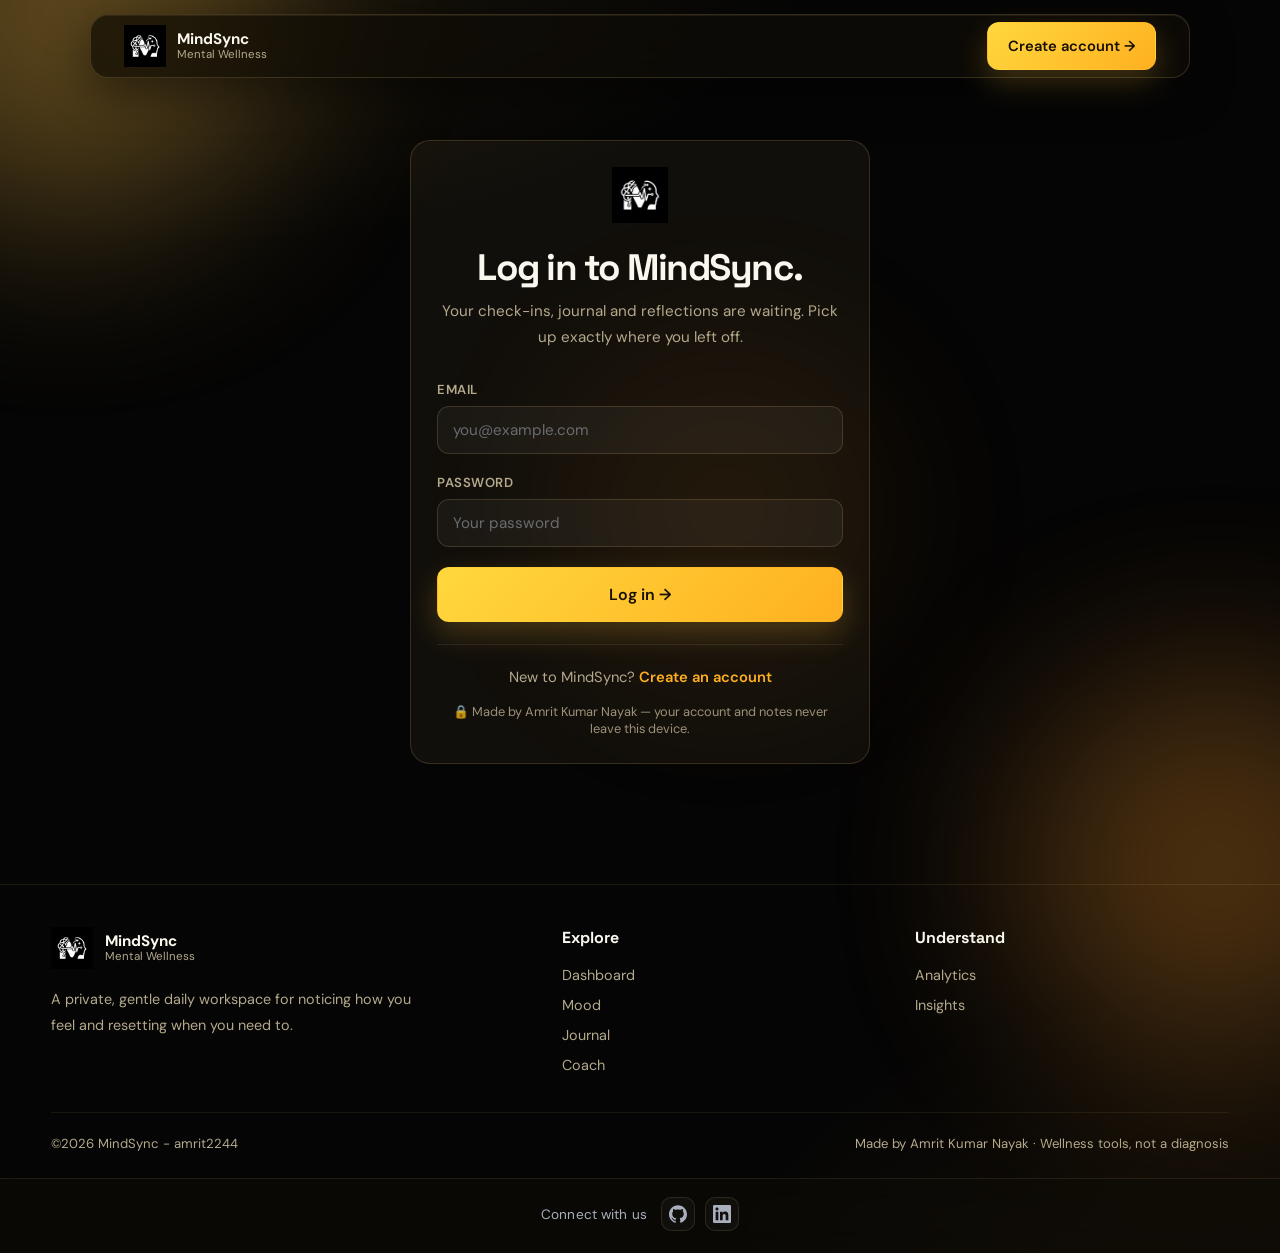
<file: frontend/login.html>
<!DOCTYPE html>
<html lang="en">
<head>
  <meta charset="UTF-8" />
  <meta name="viewport" content="width=device-width, initial-scale=1.0" />
  <meta name="description" content="Log in to MindSync — mood check-ins, journaling and guided breathing in one private, gentle workspace." />
  <title>Log in · MindSync</title>
  <link rel="stylesheet" href="css/theme.css" />
  <link rel="stylesheet" href="css/layout.css" />
</head>
<body id="top" data-page="login">

  <div class="orb orb-1"></div>
  <div class="orb orb-2"></div>
  <div class="orb orb-3"></div>

  <nav class="navbar" id="navbar" aria-label="Primary navigation">
    <div class="nav-content">
      <a class="nav-brand" href="index.html">
        <img class="nav-logo" src="assets/mindsync logo black.png" alt="MindSync" />
        <span class="nav-name"><strong>MindSync</strong><span>Mental Wellness</span></span>
      </a>
      <div class="nav-actions">
        <a class="btn btn-primary nav-cta" href="signup.html">Create account →</a>
      </div>
    </div>
  </nav>

  <main>
    <div class="container">
      <div class="page">
        <div class="auth-card glass-card card-pad fade-up">
          <div class="text-center mb-3">
            <img class="nav-logo auth-logo" src="assets/mindsync logo black.png" alt="MindSync" />
          </div>
          <div class="text-center">
            <h1 style="font-family:var(--font-head);font-size:clamp(1.7rem,4vw,2.3rem);letter-spacing:-1.5px;line-height:1.15;">
              Log in to MindSync.
            </h1>
            <p class="auth-sub">
              Your check-ins, journal and reflections are waiting.
              Pick up exactly where you left off.
            </p>
          </div>

          <form id="loginForm" class="stack" novalidate style="margin-top:30px;">
            <div class="form-section" style="margin-bottom:0;">
              <label class="field-label" for="loginEmail">Email</label>
              <input class="input" type="email" id="loginEmail" name="email" placeholder="you@example.com"
                autocomplete="email" required />
            </div>
            <div class="form-section" style="margin-bottom:0;">
              <label class="field-label" for="loginPassword">Password</label>
              <input class="input" type="password" id="loginPassword" name="password" placeholder="Your password"
                autocomplete="current-password" required />
            </div>

            <p class="auth-error" id="loginError"></p>

            <button class="btn btn-primary btn-lg btn-block" type="submit">Log in →</button>
          </form>

          <div class="divider"></div>
          <p class="muted text-center" style="font-size:.92rem;">
            New to MindSync? <a class="auth-link" href="signup.html">Create an account</a>
          </p>
          <p class="muted text-center mt-2" style="font-size:.8rem;opacity:.85;">
            🔒 Made by Amrit Kumar Nayak — your account and notes never leave this device.
          </p>
        </div>
      </div>
    </div>
  </main>

  <button class="scroll-top" id="scrollTop" aria-label="Scroll to top">↑</button>

  <footer class="site-footer">
    <div class="footer-grid">
      <div>
        <div class="footer-brand">
          <img class="nav-logo" src="assets/mindsync logo black.png" alt="MindSync" />
          <span class="nav-name"><strong>MindSync</strong><span>Mental Wellness</span></span>
        </div>
        <p class="footer-description">
          A private, gentle daily workspace for noticing how you feel and resetting when you need to.
        </p>
      </div>
      <div>
        <h3 class="footer-title">Explore</h3>
        <div class="footer-links">
          <a href="dashboard.html">Dashboard</a>
          <a href="mood.html">Mood</a>
          <a href="journal.html">Journal</a>
          <a href="coach.html">Coach</a>
        </div>
      </div>
      <div>
        <h3 class="footer-title">Understand</h3>
        <div class="footer-links">
          <a href="analytics.html">Analytics</a>
          <a href="insights.html">Insights</a>
        </div>
      </div>
    </div>
    <div class="footer-bottom">
      <span>©2026 MindSync - amrit2244</span>
      <span>Made by Amrit Kumar Nayak · Wellness tools, not a diagnosis</span>
    </div>
  </footer>

  <script src="js/common.js" defer></script>
  <script src="js/auth.js" defer></script>
</body>
</html>
</file>
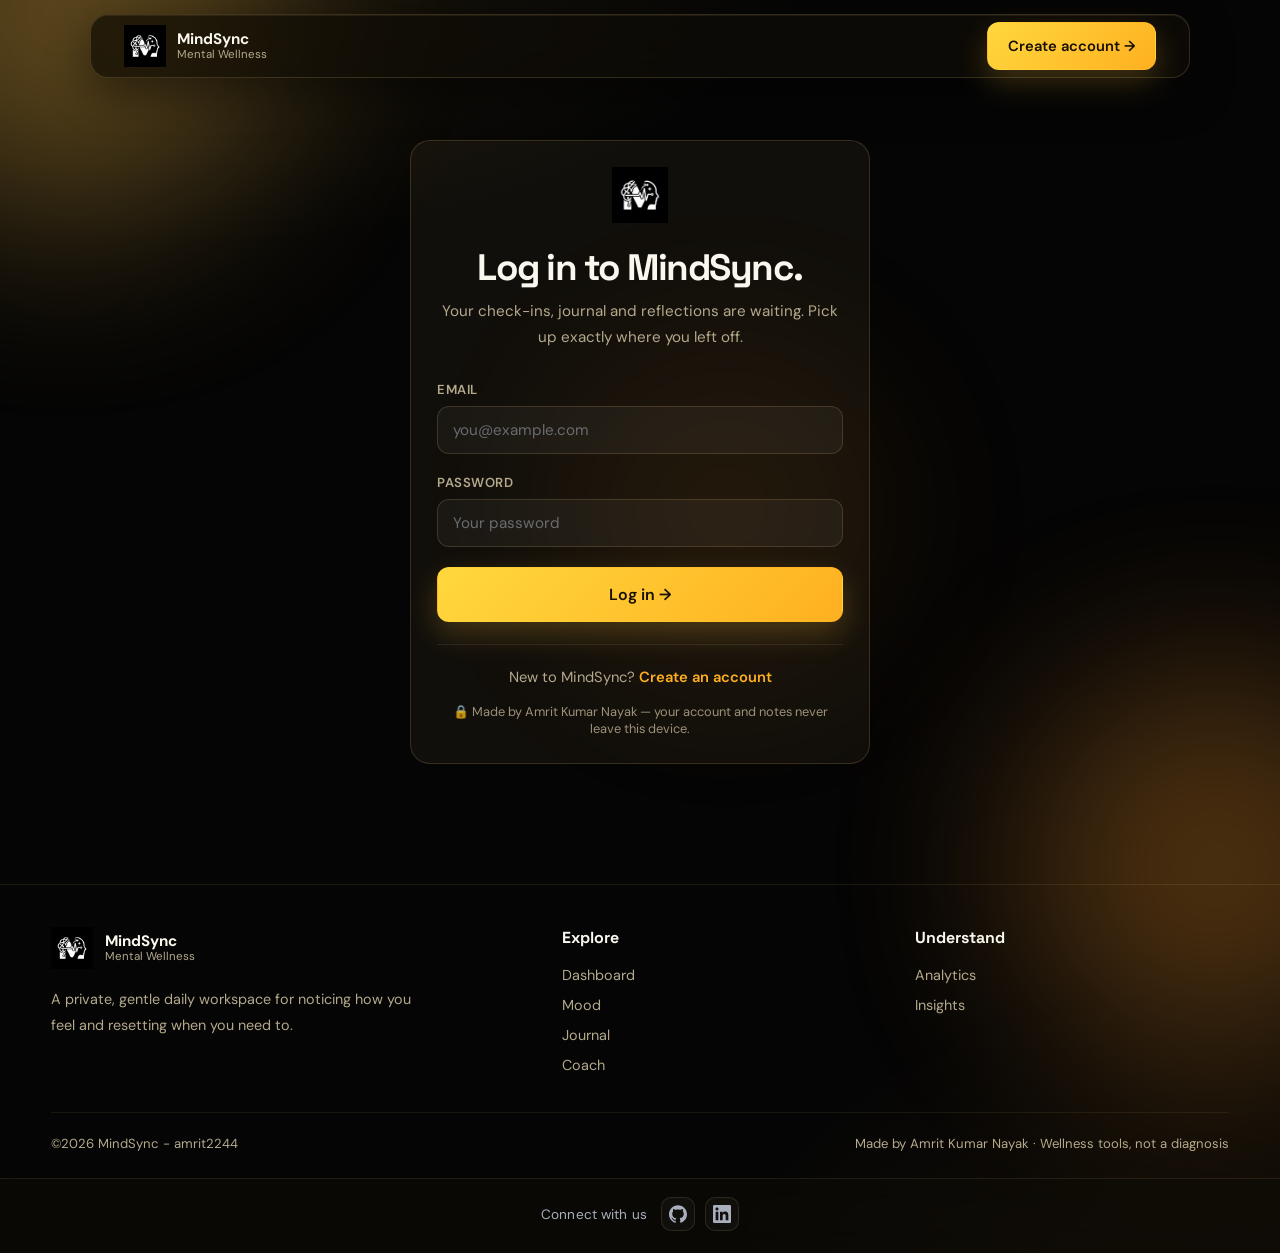
<file: frontend/mood.html>
<!DOCTYPE html>
<html lang="en">
<head>
  <meta charset="UTF-8" />
  <meta name="viewport" content="width=device-width, initial-scale=1.0" />
  <meta name="description" content="MindSync mood check-in — notice how you feel." />
  <title>Mood · MindSync</title>
  <link rel="stylesheet" href="css/theme.css" />
  <link rel="stylesheet" href="css/layout.css" />
</head>
<body id="top" data-page="mood">

  <div id="pageLoader" class="page-loader" aria-hidden="true">
    <div class="page-loader-card">
      <div class="page-loader-glow"></div>
      <img class="page-loader-logo" src="assets/mindsync logo black.png" alt="MindSync" />
      <div class="page-loader-bar"><span></span></div>
    </div>
  </div>

  <div class="orb orb-1"></div>
  <div class="orb orb-2"></div>
  <div class="orb orb-3"></div>

  <nav class="navbar" id="navbar" aria-label="Primary navigation">
    <div class="nav-content">
      <a class="nav-brand" href="index.html">
        <img class="nav-logo" src="assets/mindsync logo black.png" alt="MindSync" />
        <span class="nav-name"><strong>MindSync</strong><span>Mental Wellness</span></span>
      </a>
      <div class="nav-links">
        <a href="index.html" data-page-link>Home</a>
        <a href="dashboard.html" data-page-link>Dashboard</a>
        <a href="mood.html" data-page-link>Mood</a>
        <a href="journal.html" data-page-link>Journal</a>
        <a href="breathing.html" data-page-link>Breathing</a>
        <a href="coach.html" data-page-link>Coach</a>
        <a href="analytics.html" data-page-link>Analytics</a>
        <a href="insights.html" data-page-link>Insights</a>
      </div>
      <div class="nav-actions">
          <a class="btn btn-primary nav-cta" href="dashboard.html">Dashboard</a>
        </div>
      <button class="hamburger" id="hamburger" aria-label="Open menu" aria-expanded="false">
        <span></span><span></span><span></span>
      </button>
    </div>
  </nav>

  <div class="mobile-menu" id="mobileMenu">
    <div class="mobile-menu-links">
      <a href="index.html" data-page-link>Home</a>
      <a href="dashboard.html" data-page-link>Dashboard</a>
      <a href="mood.html" data-page-link>Mood</a>
      <a href="journal.html" data-page-link>Journal</a>
      <a href="breathing.html" data-page-link>Breathing</a>
      <a href="coach.html" data-page-link>Coach</a>
      <a href="analytics.html" data-page-link>Analytics</a>
      <a href="insights.html" data-page-link>Insights</a>
    </div>
    <a class="btn btn-primary" href="dashboard.html">Dashboard</a>
  </div>

  <main>
    <div class="container">
      <div class="page">
        <header class="page-header">
          <h1>How are you feeling?</h1>
          <p class="lead">No wrong answers. Notice, name it, and move on — about a minute of your time.</p>
        </header>

        <div class="grid grid-2-1">
          <div class="stack">
            <section class="glass-card card-pad">
              <label class="field-label">Your mood right now</label>
              <div class="emoji-picker" id="moodPicker"></div>
            </section>

            <section class="glass-card card-pad">
              <label class="field-label">More detail</label>
              <div class="range-row">
                <div class="range-header">
                  <span class="range-label">Energy</span>
                  <span class="range-value" id="energyValue">3/5</span>
                </div>
                <input type="range" id="energySlider" min="1" max="5" step="1" value="3" />
              </div>
              <div class="range-row">
                <div class="range-header">
                  <span class="range-label">Sleep quality</span>
                  <span class="range-value" id="sleepValue">3/5</span>
                </div>
                <input type="range" id="sleepSlider" min="1" max="5" step="1" value="3" />
              </div>

              <div class="form-section mt-2">
                <label class="field-label">Anything influencing this?</label>
                <div class="chip-list" id="triggerChips"></div>
              </div>

              <div class="form-section">
                <label class="field-label">A line about how it feels (optional)</label>
                <textarea class="textarea" id="moodNote" placeholder="e.g. Tired but calm. Work was heavy this morning, then I went for a walk…"></textarea>
              </div>

              <div class="glass-card" style="padding:16px 18px;border-radius:14px;">
                <div class="row">
                  <span style="font-size:1.7rem" id="previewEmoji">😐</span>
                  <div class="muted" id="previewText" style="font-size:.9rem;flex:1"></div>
                  <button class="btn btn-primary" id="saveMood" type="button">Save check-in</button>
                </div>
              </div>
            </section>
          </div>

          <aside id="history">
            <section class="glass-card card-pad">
              <div class="space-between mb-2">
                <h3 style="margin:0;">History</h3>
                <a class="btn btn-secondary btn-sm" href="analytics.html">Analytics →</a>
              </div>
              <div class="stack" id="moodHistory"></div>
            </section>
          </aside>
        </div>
      </div>
    </div>
  </main>

  <button class="scroll-top" id="scrollTop" aria-label="Scroll to top">↑</button>

  <footer class="site-footer">
    <div class="footer-grid">
      <div>
        <div class="footer-brand">
          <img class="nav-logo" src="assets/mindsync logo black.png" alt="MindSync" />
          <span class="nav-name"><strong>MindSync</strong><span>Mental Wellness</span></span>
        </div>
        <p class="footer-description">
          A private, gentle daily workspace for noticing how you feel and resetting when you need to.
        </p>
      </div>
      <div>
        <h3 class="footer-title">Explore</h3>
        <div class="footer-links">
          <a href="dashboard.html">Dashboard</a>
          <a href="journal.html">Journal</a>
          <a href="breathing.html">Breathing</a>
          <a href="coach.html">Coach</a>
        </div>
      </div>
      <div>
        <h3 class="footer-title">Understand</h3>
        <div class="footer-links">
          <a href="analytics.html">Analytics</a>
          <a href="insights.html">Insights</a>
        </div>
      </div>
    </div>
    <div class="footer-bottom">
      <span>©2026 MindSync - amrit2244</span>
      <span>Made by Amrit Kumar Nayak · Wellness tools, not a diagnosis</span>
    </div>
  </footer>

  <script src="js/common.js" defer></script>
  <script src="js/auth.js" defer></script>
  <script src="js/app.js" defer></script>
</body>
</html>
</file>
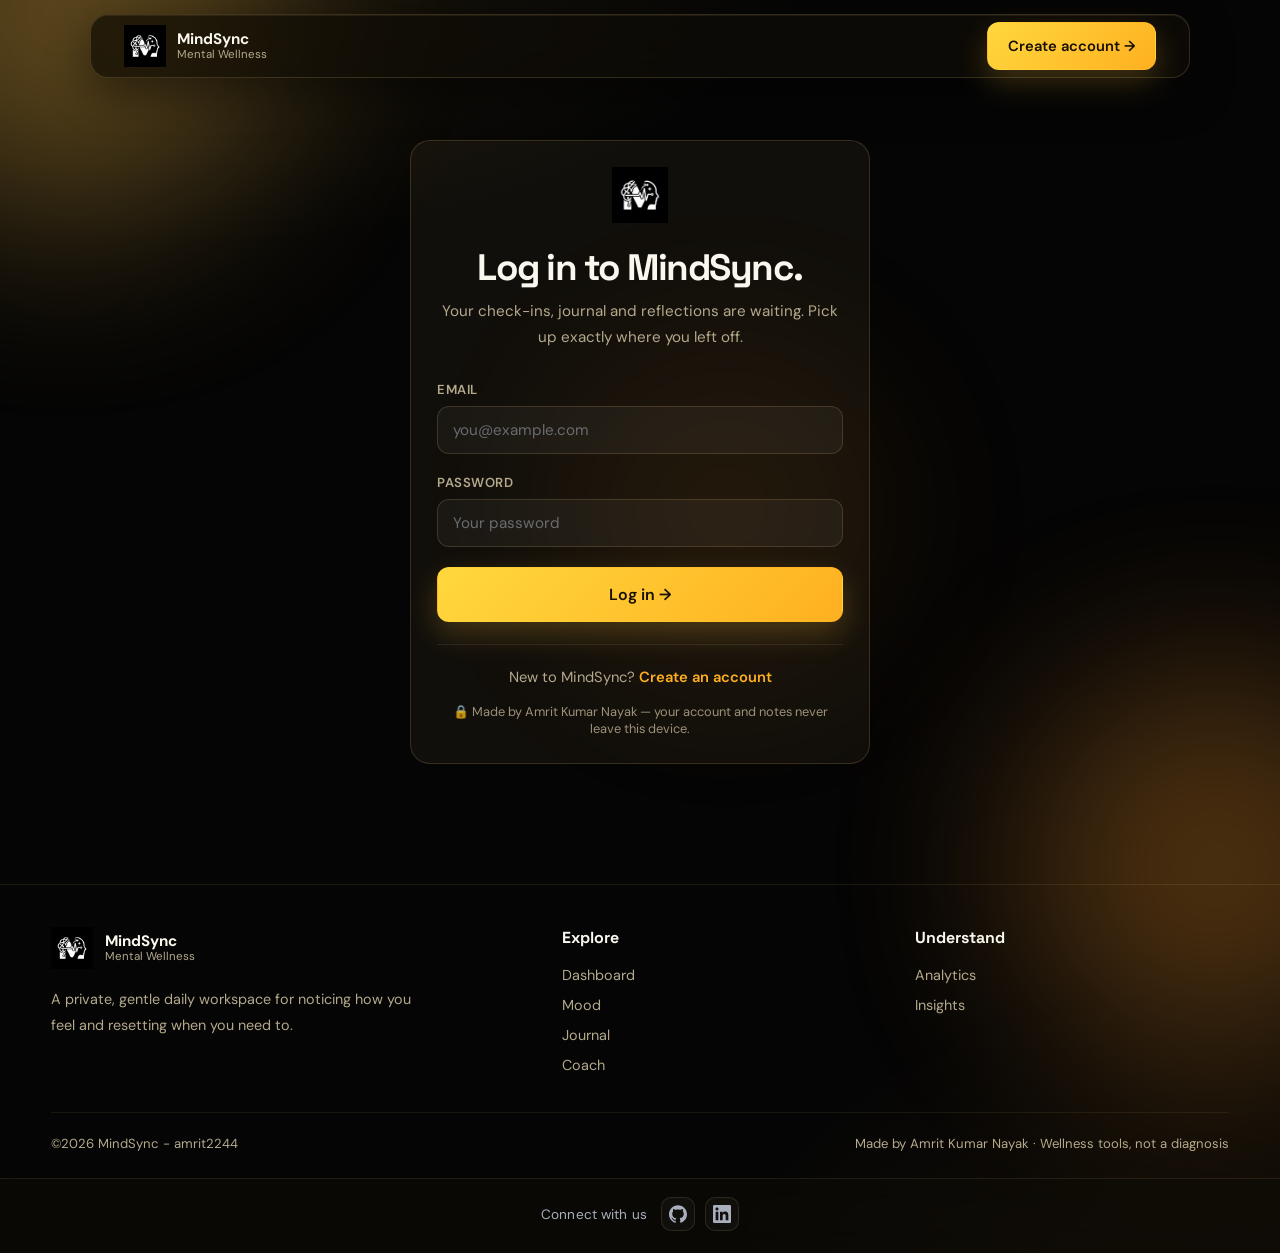
<file: frontend/profile.html>
<!DOCTYPE html>
<html lang="en">
<head>
  <meta charset="UTF-8" />
  <meta name="viewport" content="width=device-width, initial-scale=1.0" />
  <meta name="description" content="Your MindSync profile — manage your display name and account details." />
  <title>Profile · MindSync</title>
  <link rel="stylesheet" href="css/theme.css" />
  <link rel="stylesheet" href="css/layout.css" />
</head>
<body id="top" data-page="profile">

  <div id="pageLoader" class="page-loader" aria-hidden="true">
    <div class="page-loader-card">
      <div class="page-loader-glow"></div>
      <img class="page-loader-logo" src="assets/mindsync logo black.png" alt="MindSync" />
      <div class="page-loader-bar"><span></span></div>
    </div>
  </div>

  <div class="orb orb-1"></div>
  <div class="orb orb-2"></div>
  <div class="orb orb-3"></div>

  <nav class="navbar" id="navbar" aria-label="Primary navigation">
    <div class="nav-content">
      <a class="nav-brand" href="index.html">
        <img class="nav-logo" src="assets/mindsync logo black.png" alt="MindSync" />
        <span class="nav-name"><strong>MindSync</strong><span>Mental Wellness</span></span>
      </a>
      <div class="nav-links">
        <a href="index.html" data-page-link>Home</a>
        <a href="dashboard.html" data-page-link>Dashboard</a>
        <a href="profile.html" data-page-link>Profile</a>
      </div>
      <div class="nav-actions">
        <a class="btn btn-primary nav-cta" href="dashboard.html">Dashboard</a>
      </div>
      <button class="hamburger" id="hamburger" aria-label="Open menu" aria-expanded="false">
        <span></span><span></span><span></span>
      </button>
    </div>
  </nav>

  <div class="mobile-menu" id="mobileMenu">
    <div class="mobile-menu-links">
      <a href="index.html" data-page-link>Home</a>
      <a href="dashboard.html" data-page-link>Dashboard</a>
      <a href="profile.html" data-page-link>Profile</a>
    </div>
    <a class="btn btn-primary" href="dashboard.html">Dashboard</a>
  </div>

  <main>
    <div class="container">
      <div class="page">
        <header class="page-header">
          <h1>Your profile</h1>
          <p class="lead">Manage your display name and keep an eye on how much you've been showing up for yourself.</p>
        </header>

        <div class="grid grid-1-2">
          <aside class="stack">
            <div class="glass-card card-pad text-center">
              <div class="profile-avatar" id="profileAvatar">?</div>
              <h2 class="profile-name" id="profileNameDisplay" style="margin-top:16px;">–</h2>
              <p class="muted" id="profileEmailText" style="word-break:break-all;font-size:.92rem;"></p>
              <div class="divider"></div>
              <p class="muted" style="font-size:.85rem;line-height:1.7;">
                Member since <span id="profileJoined">–</span>
              </p>
              <button class="btn btn-danger btn-block" id="profileSignOutBtn" type="button" style="margin-top:18px;">Sign Out</button>
            </div>
          </aside>

          <div class="stack">
            <section class="glass-card card-pad">
              <h3 style="margin:0;">Display name</h3>
              <p class="muted" style="font-size:.9rem;margin-top:8px;line-height:1.7;">
                This is how your name appears across MindSync, like the greeting on your dashboard.
              </p>
              <form id="profileNameForm" class="stack" novalidate style="margin-top:20px;">
                <div class="form-section" style="margin-bottom:0;">
                  <label class="field-label" for="profileName">Full name / display name</label>
                  <input class="input" type="text" id="profileName" name="full_name"
                    placeholder="e.g. Alex Doe" autocomplete="name" maxlength="120" />
                </div>
                <p class="auth-error" id="profileNameError"></p>
                <div class="row" style="margin-top:0;">
                  <button class="btn btn-primary" id="profileSaveBtn" type="submit">Save changes</button>
                </div>
              </form>
            </section>

            <section class="glass-card card-pad">
              <h3 style="margin:0;">Your activity</h3>
              <p class="muted" style="font-size:.9rem;margin-top:8px;line-height:1.7;">
                A summary of what you've logged so far, pulled from your account.
              </p>
              <div class="grid grid-2" style="margin-top:20px;">
                <div class="glass-card stat-card lift" style="background:transparent;">
                  <div class="stat-label">Total moods logged</div>
                  <div class="stat-value gradient" id="statProfileMoods">0</div>
                  <div class="stat-note">mood check-ins</div>
                </div>
                <div class="glass-card stat-card lift" style="background:transparent;">
                  <div class="stat-label">Journal reflections</div>
                  <div class="stat-value gradient" id="statProfileJournal">0</div>
                  <div class="stat-note">entries written</div>
                </div>
              </div>
            </section>
          </div>
        </div>
      </div>
    </div>
  </main>

  <button class="scroll-top" id="scrollTop" aria-label="Scroll to top">↑</button>

  <footer class="site-footer">
    <div class="footer-grid">
      <div>
        <div class="footer-brand">
          <img class="nav-logo" src="assets/mindsync logo black.png" alt="MindSync" />
          <span class="nav-name"><strong>MindSync</strong><span>Mental Wellness</span></span>
        </div>
        <p class="footer-description">
          A private, gentle daily workspace for noticing how you feel and resetting when you need to.
        </p>
      </div>
      <div>
        <h3 class="footer-title">Explore</h3>
        <div class="footer-links">
          <a href="dashboard.html">Dashboard</a>
          <a href="mood.html">Mood</a>
          <a href="journal.html">Journal</a>
          <a href="breathing.html">Breathing</a>
        </div>
      </div>
      <div>
        <h3 class="footer-title">Understand</h3>
        <div class="footer-links">
          <a href="coach.html">Coach</a>
          <a href="analytics.html">Analytics</a>
          <a href="insights.html">Insights</a>
        </div>
      </div>
    </div>
    <div class="footer-bottom">
      <span>©2026 MindSync - amrit2244</span>
      <span>Made by Amrit Kumar Nayak · Wellness tools, not a diagnosis</span>
    </div>
  </footer>

  <script src="js/common.js" defer></script>
  <script src="js/auth.js" defer></script>
  <script src="js/app.js" defer></script>
</body>
</html>
</file>
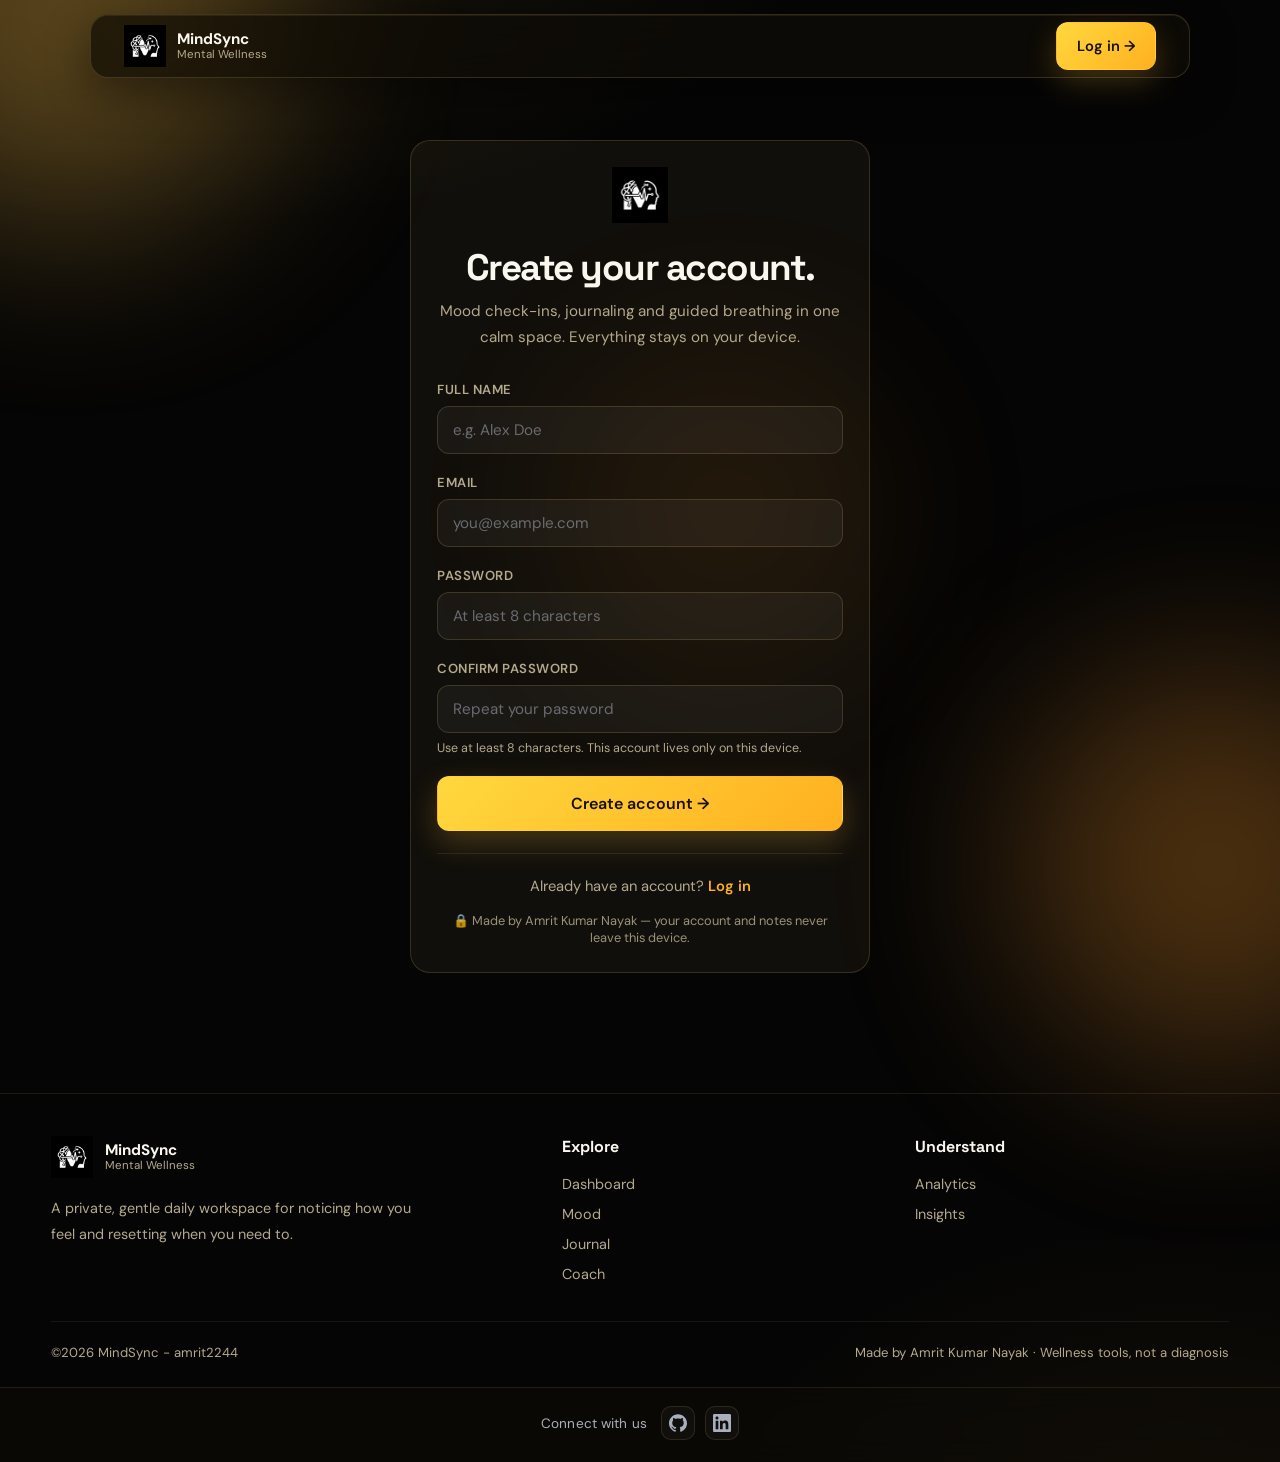
<file: frontend/signup.html>
<!DOCTYPE html>
<html lang="en">
<head>
  <meta charset="UTF-8" />
  <meta name="viewport" content="width=device-width, initial-scale=1.0" />
  <meta name="description" content="Create your MindSync account — mood check-ins, journaling and guided breathing in one private, gentle workspace." />
  <title>Create account · MindSync</title>
  <link rel="stylesheet" href="css/theme.css" />
  <link rel="stylesheet" href="css/layout.css" />
</head>
<body id="top" data-page="signup">

  <div class="orb orb-1"></div>
  <div class="orb orb-2"></div>
  <div class="orb orb-3"></div>

  <nav class="navbar" id="navbar" aria-label="Primary navigation">
    <div class="nav-content">
      <a class="nav-brand" href="index.html">
        <img class="nav-logo" src="assets/mindsync logo black.png" alt="MindSync" />
        <span class="nav-name"><strong>MindSync</strong><span>Mental Wellness</span></span>
      </a>
      <div class="nav-actions">
        <a class="btn btn-primary nav-cta" href="login.html">Log in →</a>
      </div>
    </div>
  </nav>

  <main>
    <div class="container">
      <div class="page">
        <div class="auth-card glass-card card-pad fade-up">
          <div class="text-center mb-3">
            <img class="nav-logo auth-logo" src="assets/mindsync logo black.png" alt="MindSync" />
          </div>
          <div class="text-center">
            <h1 style="font-family:var(--font-head);font-size:clamp(1.7rem,4vw,2.3rem);letter-spacing:-1.5px;line-height:1.15;">
              Create your account.
            </h1>
            <p class="auth-sub">
              Mood check-ins, journaling and guided breathing in one calm space.
              Everything stays on your device.
            </p>
          </div>

          <form id="signupForm" class="stack" novalidate style="margin-top:30px;">
            <div class="form-section" style="margin-bottom:0;">
              <label class="field-label" for="fullName">Full name</label>
              <input class="input" type="text" id="fullName" placeholder="e.g. Alex Doe"
                autocomplete="name" required />
            </div>
            <div class="form-section" style="margin-bottom:0;">
              <label class="field-label" for="signupEmail">Email</label>
              <input class="input" type="email" id="signupEmail" name="email" placeholder="you@example.com"
                autocomplete="email" required />
            </div>
            <div class="form-section" style="margin-bottom:0;">
              <label class="field-label" for="signupPassword">Password</label>
              <input class="input" type="password" id="signupPassword" name="password" placeholder="At least 8 characters"
                autocomplete="new-password" required />
            </div>
            <div class="form-section" style="margin-bottom:0;">
              <label class="field-label" for="signupConfirm">Confirm password</label>
              <input class="input" type="password" id="signupConfirm" name="confirm" placeholder="Repeat your password"
                autocomplete="new-password" required />
              <p class="auth-field-hint">Use at least 8 characters. This account lives only on this device.</p>
            </div>

            <p class="auth-error" id="signupError"></p>

            <button class="btn btn-primary btn-lg btn-block" type="submit">Create account →</button>
          </form>

          <div class="divider"></div>
          <p class="muted text-center" style="font-size:.92rem;">
            Already have an account? <a class="auth-link" href="login.html">Log in</a>
          </p>
          <p class="muted text-center mt-2" style="font-size:.8rem;opacity:.85;">
            🔒 Made by Amrit Kumar Nayak — your account and notes never leave this device.
          </p>
        </div>
      </div>
    </div>
  </main>

  <button class="scroll-top" id="scrollTop" aria-label="Scroll to top">↑</button>

  <footer class="site-footer">
    <div class="footer-grid">
      <div>
        <div class="footer-brand">
          <img class="nav-logo" src="assets/mindsync logo black.png" alt="MindSync" />
          <span class="nav-name"><strong>MindSync</strong><span>Mental Wellness</span></span>
        </div>
        <p class="footer-description">
          A private, gentle daily workspace for noticing how you feel and resetting when you need to.
        </p>
      </div>
      <div>
        <h3 class="footer-title">Explore</h3>
        <div class="footer-links">
          <a href="dashboard.html">Dashboard</a>
          <a href="mood.html">Mood</a>
          <a href="journal.html">Journal</a>
          <a href="coach.html">Coach</a>
        </div>
      </div>
      <div>
        <h3 class="footer-title">Understand</h3>
        <div class="footer-links">
          <a href="analytics.html">Analytics</a>
          <a href="insights.html">Insights</a>
        </div>
      </div>
    </div>
    <div class="footer-bottom">
      <span>©2026 MindSync - amrit2244</span>
      <span>Made by Amrit Kumar Nayak · Wellness tools, not a diagnosis</span>
    </div>
  </footer>

  <script src="js/common.js" defer></script>
  <script src="js/auth.js" defer></script>
</body>
</html>
</file>
<file: frontend/css/theme.css>
@import url("https://fonts.googleapis.com/css2?family=DM+Sans:wght@400;500;600;700&family=Space+Grotesk:wght@500;600;700&display=swap");

:root {
  --bg: #050505;
  --card: rgba(255, 214, 141, 0.05);
  --card-hover: rgba(255, 214, 141, 0.09);
  --border: rgba(255, 210, 132, 0.16);
  --border-hover: rgba(255, 210, 132, 0.34);
  --text: #faf7ee;
  --muted: #b4a98c;
  --accent: #ffd83d;
  --accent-2: #ffb020;
  --accent-3: #ff8c1a;
  --green: #ffe08a;
  --danger: #ff6b7a;
  --max-width: 1180px;
  --font-body: "DM Sans", sans-serif;
  --font-head: "Space Grotesk", sans-serif;
}

* {
  margin: 0;
  padding: 0;
  box-sizing: border-box;
}

html {
  scroll-behavior: smooth;
}

body {
  background:
    radial-gradient(1100px 620px at 15% -10%, rgba(255, 196, 74, 0.10), transparent 60%),
    radial-gradient(900px 700px at 92% 110%, rgba(255, 163, 40, 0.08), transparent 55%),
    var(--bg);
  color: var(--text);
  font-family: var(--font-body);
  overflow-x: hidden;
  min-height: 100vh;
  display: flex;
  flex-direction: column;
}

main {
  flex: 1;
}

a {
  color: inherit;
  text-decoration: none;
}

img {
  max-width: 100%;
  display: block;
}

button {
  font-family: inherit;
  cursor: pointer;
}

::selection {
  background: rgba(255, 208, 90, 0.35);
  color: #0b0800;
}

::-webkit-scrollbar {
  width: 10px;
}

::-webkit-scrollbar-track {
  background: var(--bg);
}

::-webkit-scrollbar-thumb {
  background: rgba(255, 214, 141, 0.16);
  border-radius: 8px;
}

::-webkit-scrollbar-thumb:hover {
  background: rgba(255, 214, 141, 0.28);
}

/* =========================================
   BACKGROUND ORBS
========================================= */
.orb {
  position: fixed;
  border-radius: 50%;
  filter: blur(100px);
  pointer-events: none;
  z-index: -1;
  opacity: 0.3;
}

.orb-1 {
  width: 430px;
  height: 430px;
  background: #ffc24a;
  top: -200px;
  left: -150px;
  animation: floatOne 12s ease-in-out infinite alternate;
}

.orb-2 {
  width: 390px;
  height: 390px;
  background: #ff9d2e;
  bottom: -160px;
  right: -130px;
  animation: floatTwo 14s ease-in-out infinite alternate;
}

.orb-3 {
  width: 300px;
  height: 300px;
  background: #ff8c1a;
  top: 40%;
  left: 45%;
  opacity: 0.10;
  animation: pulse 8s ease-in-out infinite;
}

@keyframes floatOne {
  from { transform: translate(0, 0); }
  to { transform: translate(180px, 100px); }
}

@keyframes floatTwo {
  from { transform: translate(0, 0); }
  to { transform: translate(-160px, -100px); }
}

@keyframes pulse {
  0%, 100% { transform: scale(1); }
  50% { transform: scale(1.45); }
}

/* =========================================
   NAVBAR
========================================= */
.navbar {
  position: fixed;
  top: 14px;
  left: 50%;
  width: min(1100px, 92%);
  height: 64px;
  z-index: 1000;
  pointer-events: none;
  border-radius: 18px;
  background: rgba(16, 13, 7, 0.72);
  backdrop-filter: blur(20px) saturate(140%);
  -webkit-backdrop-filter: blur(20px) saturate(140%);
  border: 1px solid rgba(255, 210, 132, 0.16);
  box-shadow: 0 15px 45px rgba(0, 0, 0, 0.45),
    inset 0 1px 0 rgba(255, 214, 141, 0.08);
  transform: translate(-50%, 0);
  transition: background 0.3s ease, box-shadow 0.3s ease,
    border-color 0.3s ease;
}

.navbar .nav-content {
  pointer-events: auto;
}

.navbar.scrolled {
  box-shadow: 0 20px 55px rgba(0, 0, 0, 0.55),
    inset 0 1px 0 rgba(255, 214, 141, 0.10);
  border-color: rgba(255, 210, 132, 0.26);
}

.nav-content {
  width: 94%;
  margin: auto;
  height: 62px;
  display: flex;
  align-items: center;
  justify-content: space-between;
  gap: 16px;
}

.nav-brand {
  display: flex;
  align-items: center;
  gap: 11px;
  flex-shrink: 0;
}

.nav-logo {
  width: auto;
  height: 42px;
  display: block;
  object-fit: contain;
  flex-shrink: 0;
}

.nav-name {
  display: flex;
  flex-direction: column;
  line-height: 1.2;
}

.nav-name strong {
  font-size: 0.95rem;
}

.nav-name span {
  color: var(--muted);
  font-size: 0.72rem;
}

.nav-links {
  display: flex;
  align-items: center;
  gap: 24px;
}

.nav-links a {
  color: var(--muted);
  font-size: 0.88rem;
  font-weight: 500;
  transition: color 0.25s ease;
  white-space: nowrap;
}

.nav-links a:hover,
.nav-links a.active {
  color: #fff;
}

.nav-cta {
  flex-shrink: 0;
}

/* =========================================
   NAV ACCOUNT / PROFILE DROPDOWN
========================================= */
.nav-actions {
  display: flex;
  align-items: center;
  align-self: center;
  gap: 10px;
  flex-shrink: 0;
  position: relative;
}

.nav-auth {
  display: flex;
  align-items: center;
  flex-shrink: 0;
}

.profile-badge {
  width: 44px;
  height: 44px;
  border-radius: 50%;
  display: grid;
  place-items: center;
  font-family: var(--font-head);
  font-size: 1.05rem;
  font-weight: 700;
  color: #171003;
  background: linear-gradient(135deg, var(--accent), var(--accent-2));
  border: 2px solid rgba(255, 210, 132, 0.55);
  box-shadow: 0 8px 22px rgba(0, 0, 0, 0.35), 0 0 16px rgba(255, 190, 60, 0.28),
    inset 0 1px 0 rgba(255, 255, 255, 0.35);
  backdrop-filter: blur(10px) saturate(140%);
  -webkit-backdrop-filter: blur(10px) saturate(140%);
  transition: transform 0.25s ease, box-shadow 0.25s ease, border-color 0.25s ease;
}

.profile-badge:hover {
  transform: translateY(-2px);
  border-color: rgba(255, 190, 60, 0.9);
  box-shadow: 0 12px 28px rgba(0, 0, 0, 0.45), 0 0 26px rgba(255, 190, 60, 0.45),
    inset 0 1px 0 rgba(255, 255, 255, 0.35);
}

.profile-menu {
  position: absolute;
  top: calc(100% + 8px);
  right: 0;
  width: 280px;
  padding: 12px;
  border-radius: 18px;
  background: rgba(16, 13, 7, 0.96);
  border: 1px solid rgba(255, 210, 132, 0.24);
  box-shadow: 0 25px 60px rgba(0, 0, 0, 0.6),
    inset 0 1px 0 rgba(255, 214, 141, 0.10);
  backdrop-filter: blur(24px) saturate(140%);
  -webkit-backdrop-filter: blur(24px) saturate(140%);
  opacity: 0;
  visibility: hidden;
  transform: translateY(-10px);
  transition: opacity 0.28s ease, visibility 0.28s ease, transform 0.28s ease;
  z-index: 1002;
}

.profile-menu.open {
  opacity: 1;
  visibility: visible;
  transform: translateY(0);
}

.profile-menu-head {
  padding: 10px 12px 12px;
  border-bottom: 1px solid rgba(255, 210, 132, 0.14);
  margin-bottom: 8px;
}

.profile-menu-name {
  font-family: var(--font-head);
  font-weight: 600;
  font-size: 0.98rem;
  color: #fff;
  word-break: break-word;
}

.profile-menu-email {
  color: var(--muted);
  font-size: 0.82rem;
  margin-top: 3px;
  word-break: break-all;
}

.profile-divider {
  height: 1px;
  background: rgba(255, 210, 132, 0.12);
  margin: 6px 4px;
}

.profile-menu-item {
  display: block;
  width: 100%;
  text-align: left;
  background: transparent;
  border: 0;
  color: var(--muted);
  font-size: 0.92rem;
  font-weight: 500;
  font-family: inherit;
  padding: 11px 12px;
  border-radius: 11px;
  transition: color 0.22s ease, background 0.22s ease;
}

.profile-menu-item:hover {
  color: #fff;
  background: rgba(255, 214, 141, 0.08);
}

.profile-menu-item.profile-signout {
  color: var(--danger);
}

.profile-menu-item.profile-signout:hover {
  background: rgba(255, 107, 122, 0.10);
}

/* =========================================
   PROFILE PAGE
========================================= */
.profile-avatar {
  width: 96px;
  height: 96px;
  margin: 0 auto 6px;
  border-radius: 50%;
  display: grid;
  place-items: center;
  font-family: var(--font-head);
  font-size: 2.4rem;
  font-weight: 700;
  color: #171003;
  background: linear-gradient(135deg, var(--accent), var(--accent-2));
  border: 3px solid rgba(255, 210, 132, 0.55);
  box-shadow: 0 14px 34px rgba(0, 0, 0, 0.4), 0 0 24px rgba(255, 190, 60, 0.3),
    inset 0 1px 0 rgba(255, 255, 255, 0.45);
}

.profile-name {
  font-family: var(--font-head);
  font-size: 1.5rem;
  letter-spacing: -1px;
  word-break: break-word;
}

/* =========================================
   HAMBURGER + MOBILE MENU
========================================= */
.hamburger {
  display: none;
  width: 46px;
  height: 46px;
  border-radius: 12px;
  background: rgba(20, 16, 9, 0.75);
  border: 1px solid rgba(255, 210, 132, 0.20);
  box-shadow: 0 8px 22px rgba(0, 0, 0, 0.35);
  backdrop-filter: blur(14px) saturate(140%);
  -webkit-backdrop-filter: blur(14px) saturate(140%);
  align-items: center;
  justify-content: center;
  flex-direction: column;
  gap: 5px;
  flex-shrink: 0;
}

.hamburger span {
  display: block;
  width: 20px;
  height: 2px;
  background: #fff;
  border-radius: 10px;
  transition: 0.3s ease;
}

.hamburger.active span:nth-child(1) {
  transform: translateY(7px) rotate(45deg);
}

.hamburger.active span:nth-child(2) {
  opacity: 0;
}

.hamburger.active span:nth-child(3) {
  transform: translateY(-7px) rotate(-45deg);
}

.mobile-menu {
  position: fixed;
  top: 88px;
  left: 50%;
  transform: translateX(-50%) translateY(-15px);
  width: min(92%, 420px);
  max-height: calc(100vh - 120px);
  overflow-y: auto;
  padding: 16px;
  border-radius: 20px;
  background: rgba(11, 9, 5, 0.97);
  border: 1px solid rgba(255, 210, 132, 0.16);
  backdrop-filter: blur(22px) saturate(140%);
  -webkit-backdrop-filter: blur(22px) saturate(140%);
  box-shadow: 0 25px 60px rgba(0, 0, 0, 0.6);
  opacity: 0;
  visibility: hidden;
  z-index: 1001;
  transition: 0.3s ease;
}

.mobile-menu.open {
  opacity: 1;
  visibility: visible;
  transform: translateX(-50%) translateY(0);
}

.mobile-menu-links {
  display: flex;
  flex-direction: column;
  gap: 4px;
}

.mobile-menu-links a {
  color: var(--muted);
  padding: 13px 14px;
  border-radius: 11px;
  font-size: 0.95rem;
  transition: 0.25s ease;
}

.mobile-menu-links a:hover,
.mobile-menu-links a.active {
  color: #fff;
  background: rgba(255, 214, 141, 0.07);
}

.mobile-menu .btn {
  margin-top: 12px;
  width: 100%;
}

/* =========================================
   BUTTONS
========================================= */
.btn {
  display: inline-flex;
  align-items: center;
  justify-content: center;
  gap: 10px;
  padding: 13px 20px;
  border-radius: 12px;
  font-size: 0.92rem;
  font-weight: 600;
  transition: transform 0.3s ease, box-shadow 0.3s ease, background 0.3s ease,
    border-color 0.3s ease;
  border: 1px solid transparent;
  outline: none;
}

.btn:hover {
  transform: translateY(-3px);
}

.btn-primary {
  background: linear-gradient(135deg, var(--accent), var(--accent-2));
  color: #171003;
  box-shadow: 0 12px 30px rgba(255, 190, 60, 0.22);
}

.btn-primary:hover {
  box-shadow: 0 16px 38px rgba(255, 190, 60, 0.4);
}

.btn-secondary {
  background: rgba(255, 255, 255, 0.04);
  border-color: var(--border);
  color: #fff;
}

.btn-secondary:hover {
  background: rgba(255, 255, 255, 0.09);
  border-color: var(--border-hover);
}

.btn-ghost {
  background: transparent;
  border-color: var(--border);
  color: var(--muted);
}

.btn-ghost:hover {
  color: #fff;
  border-color: var(--border-hover);
}

.btn-danger {
  background: rgba(255, 107, 122, 0.14);
  border: 1px solid rgba(255, 107, 122, 0.35);
  color: var(--danger);
}

.btn-danger:hover {
  background: rgba(255, 107, 122, 0.22);
  transform: translateY(-2px);
}

.btn-block {
  width: 100%;
}

.btn-sm {
  padding: 10px 14px;
  font-size: 0.82rem;
  border-radius: 10px;
}

.btn-lg {
  padding: 16px 26px;
  font-size: 1rem;
}

.btn[disabled] {
  opacity: 0.55;
  pointer-events: none;
}

/* =========================================
   GLASS CARDS
========================================= */
.glass-card {
  background: var(--card);
  border: 1px solid var(--border);
  border-radius: 20px;
  backdrop-filter: blur(12px);
  -webkit-backdrop-filter: blur(12px);
  transition: transform 0.3s ease, background 0.3s ease, border-color 0.3s ease;
}

.glass-card.lift:hover {
  transform: translateY(-7px);
  background: var(--card-hover);
  border-color: var(--border-hover);
}

.card-pad {
  padding: 26px;
}

.glass-card h3 {
  font-family: var(--font-head);
  margin-bottom: 12px;
  font-size: 1.15rem;
}

/* =========================================
   GRADIENT TEXT / EYEBROW
========================================= */
.gradient-text {
  background: linear-gradient(90deg, #ffe9a3, #ffb020, #ffd83d);
  background-size: 200%;
  -webkit-background-clip: text;
  background-clip: text;
  -webkit-text-fill-color: transparent;
  animation: gradientMove 6s linear infinite;
}

@keyframes gradientMove {
  from { background-position: 0%; }
  to { background-position: 200%; }
}

/* =========================================
   SECTION HEADING
========================================= */
.section-heading h2 {
  font-family: var(--font-head);
  font-size: clamp(1.6rem, 3.5vw, 2.6rem);
  letter-spacing: -1.5px;
}

.section-heading p {
  color: var(--muted);
  max-width: 650px;
  margin-top: 12px;
  line-height: 1.8;
}

/* =========================================
   SCROLL TOP
========================================= */
.scroll-top {
  position: fixed;
  right: 28px;
  bottom: 28px;
  width: 54px;
  height: 54px;
  display: grid;
  place-items: center;
  border-radius: 17px;
  background: linear-gradient(135deg, rgba(255, 214, 141, 0.16), rgba(255, 190, 60, 0.06));
  border: 1px solid rgba(255, 210, 132, 0.30);
  color: #fff;
  font-size: 1.35rem;
  backdrop-filter: blur(20px) saturate(150%);
  -webkit-backdrop-filter: blur(20px) saturate(150%);
  box-shadow: 0 15px 40px rgba(0, 0, 0, 0.35), 0 0 22px rgba(255, 190, 60, 0.22),
    inset 0 1px 0 rgba(255, 214, 141, 0.18);
  opacity: 0;
  visibility: hidden;
  transform: translateY(20px);
  transition: opacity 0.3s ease, visibility 0.3s ease, transform 0.3s ease,
    border-color 0.3s ease, box-shadow 0.3s ease;
  z-index: 1400;
}

.scroll-top.show {
  opacity: 1;
  visibility: visible;
  transform: translateY(0);
}

.scroll-top:hover {
  transform: translateY(-5px);
  border-color: rgba(255, 190, 60, 0.65);
  box-shadow: 0 18px 45px rgba(0, 0, 0, 0.45), 0 0 40px rgba(255, 190, 60, 0.35),
    inset 0 1px 0 rgba(255, 214, 141, 0.2);
}

/* =========================================
   FOOTER
========================================= */
.site-footer {
  border-top: 1px solid rgba(255, 210, 132, 0.10);
  padding: 42px 0 26px;
  margin-top: 60px;
}

.footer-grid {
  width: min(var(--max-width), 92%);
  margin: auto;
  display: grid;
  grid-template-columns: 1.5fr 1fr 1fr;
  gap: 40px;
  padding-bottom: 38px;
}

.footer-brand {
  display: flex;
  align-items: center;
  gap: 12px;
}

.footer-description {
  color: var(--muted);
  line-height: 1.8;
  margin-top: 18px;
  max-width: 360px;
  font-size: 0.9rem;
}

.footer-title {
  font-family: var(--font-head);
  margin-bottom: 18px;
  font-size: 1rem;
}

.footer-links {
  display: flex;
  flex-direction: column;
  gap: 12px;
}

.footer-links a {
  color: var(--muted);
  font-size: 0.9rem;
  transition: color 0.25s ease;
}

.footer-links a:hover {
  color: #fff;
}

.footer-bottom {
  width: min(var(--max-width), 92%);
  margin: auto;
  padding-top: 22px;
  border-top: 1px solid rgba(255, 210, 132, 0.08);
  display: flex;
  justify-content: space-between;
  gap: 20px;
  flex-wrap: wrap;
  color: var(--muted);
  font-size: 0.82rem;
}

/* =========================================
   ANIMATIONS
========================================= */
@keyframes fadeUp {
  from {
    opacity: 0;
    transform: translateY(30px);
  }
  to {
    opacity: 1;
    transform: translateY(0);
  }
}

.fade-up {
  animation: fadeUp 0.8s ease both;
}

@keyframes fadeIn {
  from { opacity: 0; }
  to { opacity: 1; }
}

.fade-in {
  animation: fadeIn 0.6s ease both;
}

/* =========================================
   TOAST
========================================= */
.toast-wrap {
  position: fixed;
  bottom: 28px;
  left: 50%;
  transform: translateX(-50%);
  z-index: 1200;
  display: flex;
  flex-direction: column;
  gap: 10px;
  align-items: center;
  pointer-events: none;
}

.toast {
  background: rgba(18, 15, 8, 0.92);
  border: 1px solid rgba(255, 210, 132, 0.18);
  backdrop-filter: blur(18px) saturate(140%);
  color: var(--text);
  padding: 13px 20px;
  border-radius: 13px;
  font-size: 0.9rem;
  box-shadow: 0 18px 45px rgba(0, 0, 0, 0.45);
  animation: toastIn 0.3s ease both;
  max-width: 90vw;
  text-align: center;
}

.toast.success {
  border-color: rgba(255, 208, 90, 0.45);
}

.toast.error {
  border-color: rgba(255, 107, 122, 0.4);
}

@keyframes toastIn {
  from {
    opacity: 0;
    transform: translateY(14px) scale(0.96);
  }
  to {
    opacity: 1;
    transform: translateY(0) scale(1);
  }
}

/* =========================================
   RESPONSIVE
========================================= */
@media (max-width: 1000px) {
  .nav-links {
    display: none;
  }

  .hamburger {
    display: flex;
  }

  .nav-actions {
    margin-left: auto;
  }

  .footer-grid {
    grid-template-columns: 1fr 1fr;
  }

  .footer-brand {
    grid-column: 1 / -1;
  }
}

@media (max-width: 650px) {
  .footer-grid {
    grid-template-columns: 1fr;
  }

  .footer-brand {
    grid-column: auto;
  }

  .footer-bottom {
    flex-direction: column;
    text-align: center;
  }

  .scroll-top {
    width: 50px;
    height: 50px;
    right: 18px;
    bottom: 18px;
    border-radius: 15px;
  }
}

@media (max-width: 480px) {
  .nav-name span {
    display: none;
  }

  .nav-logo {
    width: auto;
    height: 36px;
  }

  .btn {
    width: 100%;
  }

  .nav-cta {
    display: none;
  }

  .profile-menu {
    width: min(280px, calc(100vw - 24px));
    right: 0;
    top: calc(100% + 8px);
  }

  .card-pad {
    padding: 20px;
  }
}

/* ============================================================
   Brand preloader
   ============================================================ */
.page-loader {
  position: fixed;
  inset: 0;
  z-index: 10000;
  display: flex;
  align-items: center;
  justify-content: center;
  background: radial-gradient(1100px 620px at 50% -12%, #14120c 0%, #050505 58%);
  opacity: 1;
  transition: opacity 0.5s ease, visibility 0.5s ease;
}

.page-loader.fade-out {
  opacity: 0;
  visibility: hidden;
  pointer-events: none;
}

.page-loader-card {
  position: relative;
  display: flex;
  flex-direction: column;
  align-items: center;
  gap: 24px;
  padding: 48px 60px;
  border-radius: 18px;
  background: rgba(20, 16, 9, 0.68);
  border: 1px solid rgba(255, 210, 132, 0.14);
  box-shadow: 0 30px 70px rgba(0, 0, 0, 0.55), inset 0 1px 0 rgba(255, 214, 141, 0.08);
  backdrop-filter: blur(22px);
  -webkit-backdrop-filter: blur(22px);
}

.page-loader-glow {
  position: absolute;
  top: 50%;
  left: 50%;
  width: 260px;
  height: 260px;
  transform: translate(-50%, -50%);
  border-radius: 50%;
  background: radial-gradient(circle, rgba(255, 215, 0, 0.5) 0%, rgba(212, 175, 55, 0.22) 42%, transparent 70%);
  filter: blur(28px);
  pointer-events: none;
  animation: loaderGlowPulse 2.2s ease-in-out infinite;
}

.page-loader-logo {
  position: relative;
  height: 92px;
  width: auto;
  filter: invert(0.92) sepia(0.6) saturate(2.6) hue-rotate(-10deg) brightness(1.06);
  animation: loaderLogoFloat 2.2s ease-in-out infinite;
}

.page-loader-bar {
  position: relative;
  width: min(190px, 52vw);
  height: 6px;
  border-radius: 999px;
  overflow: hidden;
  background: rgba(255, 215, 0, 0.08);
  border: 1px solid rgba(255, 210, 132, 0.1);
}

.page-loader-bar span {
  display: block;
  height: 100%;
  border-radius: 999px;
  background: linear-gradient(90deg, #d4af37, #ffd700, #ffb020, #ffd700, #d4af37);
  background-size: 200% auto;
  animation: loaderBarFill 1.7s ease-in-out forwards, loaderBarShimmer 1.1s linear infinite;
}

@keyframes loaderGlowPulse {
  0%,
  100% {
    opacity: 0.65;
    transform: translate(-50%, -50%) scale(0.94);
  }
  50% {
    opacity: 1;
    transform: translate(-50%, -50%) scale(1.06);
  }
}

@keyframes loaderLogoFloat {
  0%,
  100% {
    transform: translateY(0);
  }
  50% {
    transform: translateY(-4px);
  }
}

@keyframes loaderBarFill {
  from {
    width: 0%;
  }
  to {
    width: 100%;
  }
}

@keyframes loaderBarShimmer {
  to {
    background-position: 200% center;
  }
}

/* ============================================================
   Portfolio attribution footer
   ============================================================ */
.app-footer {
  position: relative;
  padding: 18px 22px 22px;
  border-top: 1px solid rgba(255, 210, 132, 0.1);
  background: rgba(15, 12, 7, 0.5);
  backdrop-filter: blur(14px);
  -webkit-backdrop-filter: blur(14px);
}

.app-footer-inner {
  display: flex;
  align-items: center;
  justify-content: center;
  flex-wrap: wrap;
  gap: 14px;
  max-width: 1100px;
  margin: 0 auto;
}

.app-footer-text {
  margin: 0;
  font-size: 0.85rem;
  color: #a9afbd;
  letter-spacing: 0.01em;
}

.app-footer-links {
  display: flex;
  align-items: center;
  gap: 10px;
}

.app-footer-links a {
  display: grid;
  place-items: center;
  width: 34px;
  height: 34px;
  border-radius: 10px;
  color: #a9afbd;
  background: rgba(255, 255, 255, 0.03);
  border: 1px solid rgba(255, 210, 132, 0.12);
  transition: color 0.25s ease, border-color 0.25s ease, background 0.25s ease,
    transform 0.25s ease;
}

.app-footer-links a:hover,
.app-footer-links a:focus-visible {
  color: #ffd700;
  border-color: rgba(255, 215, 0, 0.5);
  background: rgba(255, 215, 0, 0.08);
  transform: translateY(-2px);
}

/* Mobile navbar: keep profile badge + hamburger grouped far right */
@media (max-width: 768px) {
  .nav-actions {
    margin-left: auto;
    display: flex;
    align-items: center;
    gap: 12px;
  }
}
</file>
<file: frontend/css/layout.css>
/* =========================================
   PAGE FRAME
========================================= */
.container {
  width: min(var(--max-width), 92%);
  margin: auto;
}

.page {
  padding: 140px 0 60px;
  min-height: 82vh;
  animation: pageIn 0.7s ease both;
}

@keyframes pageIn {
  from {
    opacity: 0;
    transform: translateY(18px);
  }
  to {
    opacity: 1;
    transform: translateY(0);
  }
}

.page-header {
  margin-bottom: 38px;
}

.page-header h1 {
  font-family: var(--font-head);
  font-size: clamp(1.9rem, 4.5vw, 3rem);
  letter-spacing: -2px;
  line-height: 1.1;
}

.page-header .lead {
  color: var(--muted);
  margin-top: 14px;
  max-width: 640px;
  line-height: 1.8;
  font-size: 1rem;
}

.muted {
  color: var(--muted);
}

/* =========================================
   GRIDS
========================================= */
.grid {
  display: grid;
  gap: 20px;
}

.grid-2 {
  grid-template-columns: repeat(2, 1fr);
}

.grid-3 {
  grid-template-columns: repeat(3, 1fr);
}

.grid-4 {
  grid-template-columns: repeat(4, 1fr);
}

.grid-2-1 {
  grid-template-columns: 2fr 1fr;
}

.grid-1-2 {
  grid-template-columns: 1fr 2fr;
}

.stack {
  display: flex;
  flex-direction: column;
  gap: 20px;
}

.row {
  display: flex;
  align-items: center;
  gap: 12px;
  flex-wrap: wrap;
}

.space-between {
  display: flex;
  justify-content: space-between;
  align-items: center;
  gap: 12px;
  flex-wrap: wrap;
}

/* =========================================
   STAT CARDS
========================================= */
.stat-card {
  padding: 22px 24px;
}

.stat-card .stat-label {
  color: var(--muted);
  font-size: 0.78rem;
  font-weight: 600;
  letter-spacing: 1px;
  text-transform: uppercase;
}

.stat-card .stat-value {
  font-family: var(--font-head);
  font-size: 2.2rem;
  margin-top: 10px;
  line-height: 1;
}

.stat-card .stat-value.gradient {
  background: linear-gradient(90deg, #ffe9a3, #ffb020);
  -webkit-background-clip: text;
  background-clip: text;
  -webkit-text-fill-color: transparent;
}

.stat-card .stat-note {
  color: var(--muted);
  font-size: 0.82rem;
  margin-top: 8px;
}

/* =========================================
   FORMS
========================================= */
label.field-label {
  display: block;
  color: var(--muted);
  font-size: 0.82rem;
  font-weight: 600;
  letter-spacing: 0.5px;
  margin-bottom: 8px;
  text-transform: uppercase;
}

.input,
.textarea,
.select {
  width: 100%;
  background: rgba(255, 255, 255, 0.045);
  border: 1px solid var(--border);
  border-radius: 12px;
  color: var(--text);
  font-family: inherit;
  font-size: 0.95rem;
  padding: 13px 15px;
  outline: none;
  transition: border-color 0.25s ease, background 0.25s ease, box-shadow 0.25s ease;
  appearance: none;
}

.input:focus,
.textarea:focus,
.select:focus {
  border-color: var(--accent);
  background: rgba(255, 255, 255, 0.06);
  box-shadow: 0 0 0 3px rgba(255, 190, 60, 0.18);
}

.input::placeholder,
.textarea::placeholder {
  color: rgba(169, 175, 189, 0.55);
}

.textarea {
  min-height: 150px;
  resize: vertical;
  line-height: 1.7;
}

.select {
  background-image: url("data:image/svg+xml,%3Csvg xmlns='http://www.w3.org/2000/svg' width='14' height='14' viewBox='0 0 24 24' fill='none' stroke='%23a9afbd' stroke-width='2.5' stroke-linecap='round' stroke-linejoin='round'%3E%3Cpolyline points='6 9 12 15 18 9'/%3E%3C/svg%3E");
  background-repeat: no-repeat;
  background-position: right 15px center;
  padding-right: 42px;
}

.select option {
  background: #121527;
  color: var(--text);
}

.form-section {
  margin-bottom: 26px;
}

/* =========================================
   MOOD / EMOTION PICKER
========================================= */
.emoji-picker {
  display: flex;
  gap: 10px;
  justify-content: space-between;
  flex-wrap: wrap;
}

.emoji-btn {
  flex: 1;
  min-width: 82px;
  display: flex;
  flex-direction: column;
  align-items: center;
  gap: 8px;
  padding: 16px 8px;
  border-radius: 16px;
  border: 1px solid var(--border);
  background: rgba(255, 255, 255, 0.04);
  color: var(--muted);
  font-size: 0.78rem;
  font-weight: 600;
  transition: 0.25s ease;
}

.emoji-btn .emoji {
  font-size: 2rem;
  line-height: 1;
  filter: grayscale(1) opacity(0.5);
  transition: 0.25s ease;
}

.emoji-btn:hover {
  transform: translateY(-4px);
  border-color: var(--border-hover);
  background: var(--card-hover);
}

.emoji-btn.selected {
  border-color: var(--accent);
  background: rgba(255, 190, 60, 0.16);
  color: #fff;
  box-shadow: 0 10px 30px rgba(255, 190, 60, 0.28);
}

.emoji-btn.selected .emoji {
  filter: none;
}

/* =========================================
   SLIDER
========================================= */
.range-row {
  margin-bottom: 18px;
}

.range-header {
  display: flex;
  justify-content: space-between;
  align-items: baseline;
  margin-bottom: 12px;
}

.range-header .range-label {
  color: var(--muted);
  font-size: 0.9rem;
  font-weight: 600;
}

.range-header .range-value {
  font-family: var(--font-head);
  font-size: 1.4rem;
  color: var(--accent-2);
}

input[type="range"] {
  -webkit-appearance: none;
  appearance: none;
  width: 100%;
  height: 6px;
  border-radius: 999px;
  background: linear-gradient(90deg, var(--accent), var(--accent-2));
  outline: none;
  cursor: pointer;
}

input[type="range"]::-webkit-slider-thumb {
  -webkit-appearance: none;
  appearance: none;
  width: 22px;
  height: 22px;
  border-radius: 50%;
  background: #fff;
  border: 3px solid var(--accent);
  cursor: pointer;
  box-shadow: 0 4px 14px rgba(255, 190, 60, 0.5);
}

input[type="range"]::-moz-range-thumb {
  width: 20px;
  height: 20px;
  border-radius: 50%;
  background: #fff;
  border: 3px solid var(--accent);
  cursor: pointer;
}

input[type="range"]:disabled {
  opacity: 0.4;
  pointer-events: none;
}

/* =========================================
   CHIPS (triggers / tags)
========================================= */
.chip-list {
  display: flex;
  flex-wrap: wrap;
  gap: 9px;
}

.chip {
  padding: 9px 14px;
  border-radius: 999px;
  border: 1px solid var(--border);
  background: rgba(255, 255, 255, 0.04);
  color: var(--muted);
  font-size: 0.84rem;
  cursor: pointer;
  user-select: none;
  transition: 0.22s ease;
}

.chip:hover {
  border-color: var(--border-hover);
  color: #fff;
}

.chip.selected {
  background: rgba(255, 190, 60, 0.16);
  border-color: var(--accent-2);
  color: #fff;
}

.chip.small {
  padding: 7px 12px;
  font-size: 0.78rem;
  cursor: default;
}

/* =========================================
   LISTS (history / entries)
========================================= */
.entry-list {
  display: flex;
  flex-direction: column;
  gap: 14px;
}

.entry-item {
  display: flex;
  justify-content: space-between;
  align-items: flex-start;
  gap: 14px;
  padding: 18px 20px;
}

.entry-main {
  min-width: 0;
}

.entry-title {
  font-weight: 600;
  font-size: 0.98rem;
  display: flex;
  align-items: center;
  gap: 10px;
  flex-wrap: wrap;
}

.entry-date {
  color: var(--muted);
  font-size: 0.82rem;
  margin-top: 6px;
}

.entry-text {
  color: var(--muted);
  font-size: 0.92rem;
  line-height: 1.7;
  margin-top: 8px;
}

.entry-badge {
  display: inline-flex;
  align-items: center;
  padding: 4px 10px;
  border-radius: 999px;
  font-size: 0.74rem;
  font-weight: 600;
}

.empty-state {
  text-align: center;
  padding: 48px 20px;
  color: var(--muted);
}

.empty-state .empty-icon {
  font-size: 2.6rem;
  margin-bottom: 14px;
  opacity: 0.6;
}

.empty-state p {
  max-width: 380px;
  margin: 8px auto 0;
  line-height: 1.7;
  font-size: 0.92rem;
}

/* =========================================
   REVEAL CARD (journal editing)
========================================= */
.reveal-actions {
  display: flex;
  justify-content: flex-end;
  gap: 10px;
  margin-top: 14px;
}

/* =========================================
   BREATHING
========================================= */
.breath-stage {
  display: flex;
  flex-direction: column;
  align-items: center;
  justify-content: center;
  gap: 22px;
  padding: 40px 0;
}

.breath-orb-wrap {
  position: relative;
  width: 240px;
  height: 240px;
  display: grid;
  place-items: center;
}

.breath-orb {
  width: 120px;
  height: 120px;
  border-radius: 50%;
  background: radial-gradient(circle at 32% 30%, #ffe08a, var(--accent) 45%, #c9820a);
  box-shadow: 0 0 60px rgba(255, 190, 60, 0.55), 0 0 120px rgba(255, 190, 60, 0.25);
  transition: transform cubic-bezier(0.4, 0, 0.2, 1) var(--breath-dur, 4s);
}

.breath-orb.phase-inhale {
  transform: scale(1.85);
}

.breath-orb.phase-breathe-hold,
.breath-orb.phase-hold {
  transform: scale(1.85);
}

.breath-orb.phase-exhale {
  transform: scale(1);
}

.breath-orb-ring {
  position: absolute;
  inset: -40px;
  border-radius: 50%;
  border: 1px dashed rgba(255, 190, 60, 0.35);
  animation: spin 24s linear infinite;
  z-index: -1;
}

@keyframes spin {
  to { transform: rotate(360deg); }
}

.breath-phase-label {
  font-family: var(--font-head);
  font-size: 1.6rem;
  color: #fff;
}

.breath-count {
  font-size: 3.4rem;
  font-weight: 700;
  font-family: var(--font-head);
  color: var(--accent-2);
  line-height: 1;
  text-shadow: 0 0 30px rgba(255, 190, 60, 0.4);
}

.breath-cycle {
  color: var(--muted);
  font-size: 0.9rem;
  letter-spacing: 1px;
}

.breath-pattern-cards {
  display: grid;
  grid-template-columns: repeat(3, 1fr);
  gap: 16px;
}

.breath-pattern-card {
  padding: 20px;
  cursor: pointer;
  text-align: center;
}

.breath-pattern-card h4 {
  font-family: var(--font-head);
  font-size: 1.05rem;
  margin-bottom: 8px;
  color: #fff;
}

.breath-pattern-card p {
  color: var(--muted);
  font-size: 0.84rem;
  line-height: 1.6;
}

.breath-pattern-card.selected {
  border-color: var(--accent-2);
  background: rgba(255, 190, 60, 0.1);
  box-shadow: 0 10px 30px rgba(255, 190, 60, 0.18);
}

.breath-summary {
  text-align: center;
}

.breath-summary .big {
  font-family: var(--font-head);
  font-size: 2.4rem;
  background: linear-gradient(90deg, #ffe9a3, #ffb020);
  -webkit-background-clip: text;
  background-clip: text;
  -webkit-text-fill-color: transparent;
}

/* =========================================
   COACH CHAT
========================================= */
.chat-wrap {
  display: flex;
  flex-direction: column;
  height: 620px;
  max-height: 72vh;
  overflow: hidden;
  border-radius: 22px;
  background: rgba(8, 11, 20, 0.5);
  border: 1px solid var(--border);
}

.chat-body {
  flex: 1;
  overflow-y: auto;
  padding: 24px;
  display: flex;
  flex-direction: column;
  gap: 14px;
}

.chat-bubble {
  max-width: 78%;
  padding: 13px 18px;
  border-radius: 18px;
  font-size: 0.93rem;
  line-height: 1.7;
  animation: bubbleIn 0.35s ease both;
  white-space: pre-line;
}

@keyframes bubbleIn {
  from {
    opacity: 0;
    transform: translateY(8px);
  }
  to {
    opacity: 1;
    transform: translateY(0);
  }
}

.chat-bubble.coach {
  align-self: flex-start;
  background: rgba(255, 255, 255, 0.06);
  border: 1px solid var(--border);
  border-bottom-left-radius: 6px;
  color: var(--text);
}

.chat-bubble.user {
  align-self: flex-end;
  background: linear-gradient(135deg, rgba(255, 202, 60, 0.95), rgba(255, 150, 30, 0.9));
  border: none;
  border-bottom-right-radius: 6px;
  color: #1a1205;
}

.chat-bubble .chat-time {
  display: block;
  margin-top: 6px;
  font-size: 0.7rem;
  opacity: 0.6;
}

.chat-typing {
  align-self: flex-start;
  display: inline-flex;
  gap: 5px;
  padding: 15px 18px;
  background: rgba(255, 255, 255, 0.06);
  border: 1px solid var(--border);
  border-radius: 18px;
  border-bottom-left-radius: 6px;
}

.chat-typing span {
  width: 7px;
  height: 7px;
  border-radius: 50%;
  background: var(--muted);
  animation: typing 1.2s infinite ease-in-out;
}

.chat-typing span:nth-child(2) {
  animation-delay: 0.15s;
}

.chat-typing span:nth-child(3) {
  animation-delay: 0.3s;
}

@keyframes typing {
  0%, 60%, 100% { transform: translateY(0); opacity: 0.4; }
  30% { transform: translateY(-5px); opacity: 1; }
}

.chat-input {
  display: flex;
  gap: 10px;
  padding: 16px;
  border-top: 1px solid rgba(255, 255, 255, 0.07);
  background: rgba(16, 13, 7, 0.6);
}

.chat-input .input {
  border-radius: 14px;
}

.chat-input .btn {
  flex-shrink: 0;
  width: auto;
  padding: 12px 18px;
}

.coach-suggestion {
  display: inline-flex;
  align-items: center;
  gap: 8px;
  padding: 10px 14px;
  margin: 4px 8px 4px 0;
  border-radius: 999px;
  border: 1px solid var(--border);
  background: rgba(255, 255, 255, 0.04);
  color: var(--muted);
  font-size: 0.82rem;
  cursor: pointer;
  transition: 0.22s ease;
}

.coach-suggestion:hover {
  border-color: var(--accent-2);
  color: #fff;
}

/* =========================================
   CHARTS
========================================= */
.chart-card {
  position: relative;
  padding: 22px 24px;
}

.chart-card canvas {
  max-height: 320px;
}

.chart-card h3 {
  font-family: var(--font-head);
  font-size: 1.05rem;
  margin-bottom: 18px;
  display: flex;
  align-items: center;
  justify-content: space-between;
  gap: 10px;
  flex-wrap: wrap;
}

.chart-card h3 span {
  color: var(--muted);
  font-family: var(--font-body);
  font-size: 0.78rem;
  font-weight: 500;
}

/* =========================================
   INSIGHTS
========================================= */
.insight-card {
  position: relative;
  overflow: hidden;
  padding: 24px;
}

.insight-card .insight-emoji {
  font-size: 1.8rem;
  margin-bottom: 14px;
}

.insight-card h3 {
  font-size: 1.02rem;
  margin-bottom: 8px;
}

.insight-card p {
  color: var(--muted);
  font-size: 0.9rem;
  line-height: 1.75;
}

.insight-card .insight-tag-label {
  display: inline-flex;
  align-items: center;
  color: var(--green);
  font-size: 0.74rem;
  font-weight: 700;
  letter-spacing: 1.2px;
  text-transform: uppercase;
  margin-bottom: 12px;
}

/* =========================================
   SUSHIPTI / SLEEP
========================================= */
.sleep-orb {
  position: relative;
  width: 260px;
  height: 260px;
  margin: 0 auto;
  border-radius: 50%;
  display: grid;
  place-items: center;
  background: radial-gradient(circle at 35% 35%, rgba(255, 190, 60, 0.55), rgba(255, 190, 60, 0.12) 60%, transparent);
  transition: transform 3s ease;
}

.sleep-orb .sleep-phase {
  text-align: center;
  color: #fff;
}

.sleep-orb .sleep-phase .phase-name {
  font-family: var(--font-head);
  font-size: 1.5rem;
}

.sleep-orb .sleep-phase .phase-desc {
  color: var(--muted);
  font-size: 0.88rem;
  margin-top: 8px;
  max-width: 210px;
  line-height: 1.6;
}

.sleep-orb.expanded {
  transform: scale(1.12);
}

.sleep-ring {
  position: absolute;
  inset: -30px;
  border-radius: 50%;
  border: 1px solid rgba(255, 190, 60, 0.25);
  animation: spin 36s linear infinite;
}

.sleep-ring:nth-child(2) {
  inset: -60px;
  border-color: rgba(255, 157, 46, 0.2);
  animation-duration: 52s;
  animation-direction: reverse;
}

/* =========================================
   AUTH (login / signup)
========================================= */
.auth-card {
  max-width: 460px;
  margin: 0 auto;
}

.auth-card .auth-logo {
  width: 56px;
  height: 56px;
  margin: 0 auto;
  object-fit: contain;
}

.auth-sub {
  color: var(--muted);
  font-size: 0.95rem;
  line-height: 1.7;
  margin-top: 10px;
}

.auth-field-hint {
  color: var(--muted);
  font-size: 0.78rem;
  margin-top: 7px;
}

.auth-error {
  display: none;
  color: var(--danger);
  font-size: 0.88rem;
  margin-top: 12px;
  text-align: center;
}

.auth-link {
  color: var(--accent-2);
  font-weight: 600;
}

.auth-link:hover {
  color: #fff;
  text-decoration: underline;
}

/* =========================================
   MISC UTILITIES
========================================= */
.gradient-bar {
  height: 5px;
  border-radius: 999px;
  background: linear-gradient(90deg, var(--accent), var(--accent-2));
  margin-top: 12px;
}

.pill {
  display: inline-flex;
  align-items: center;
  padding: 5px 12px;
  border-radius: 999px;
  border: 1px solid var(--border);
  background: rgba(255, 255, 255, 0.05);
  color: var(--muted);
  font-size: 0.76rem;
  font-weight: 600;
}

.divider {
  height: 1px;
  background: rgba(255, 255, 255, 0.08);
  margin: 22px 0;
}

.text-center {
  text-align: center;
}

.hide {
  display: none !important;
}

.mt-0 { margin-top: 0; }
.mt-1 { margin-top: 8px; }
.mt-2 { margin-top: 16px; }
.mt-3 { margin-top: 24px; }
.mt-4 { margin-top: 36px; }
.mb-2 { margin-bottom: 16px; }
.mb-3 { margin-bottom: 24px; }

/* =========================================
   RESPONSIVE
========================================= */
@media (max-width: 1000px) {
  .grid-4 {
    grid-template-columns: repeat(2, 1fr);
  }

  .grid-2-1,
  .grid-1-2 {
    grid-template-columns: 1fr;
  }
}

@media (max-width: 800px) {
  .page {
    padding: 120px 0 48px;
  }

  .grid-3,
  .grid-2 {
    grid-template-columns: 1fr;
  }

  .breath-pattern-cards {
    grid-template-columns: 1fr;
  }

  .chat-wrap {
    height: 70vh;
  }
}

@media (max-width: 650px) {
  .stat {
    flex: 1 1 100%;
    min-width: 0;
    width: 100%;
  }

  .chat-input .input {
    flex: 1 1 auto;
    width: auto;
    min-width: 0;
  }

  .chat-input .btn {
    flex: 0 0 auto;
    width: auto;
    padding: 0 20px;
  }

  .dig-card > .row.space-between {
    flex-direction: column;
    align-items: stretch;
    gap: 18px;
  }

  .dig-actions {
    flex-direction: column;
    width: 100%;
    gap: 12px;
  }

  .dig-actions .btn {
    width: 100%;
    justify-content: center;
    text-align: center;
    padding: 13px 20px;
  }
}

@media (max-width: 480px) {
  .grid-4 {
    grid-template-columns: 1fr;
  }

  .chat-bubble {
    max-width: 88%;
  }
}
</file>
